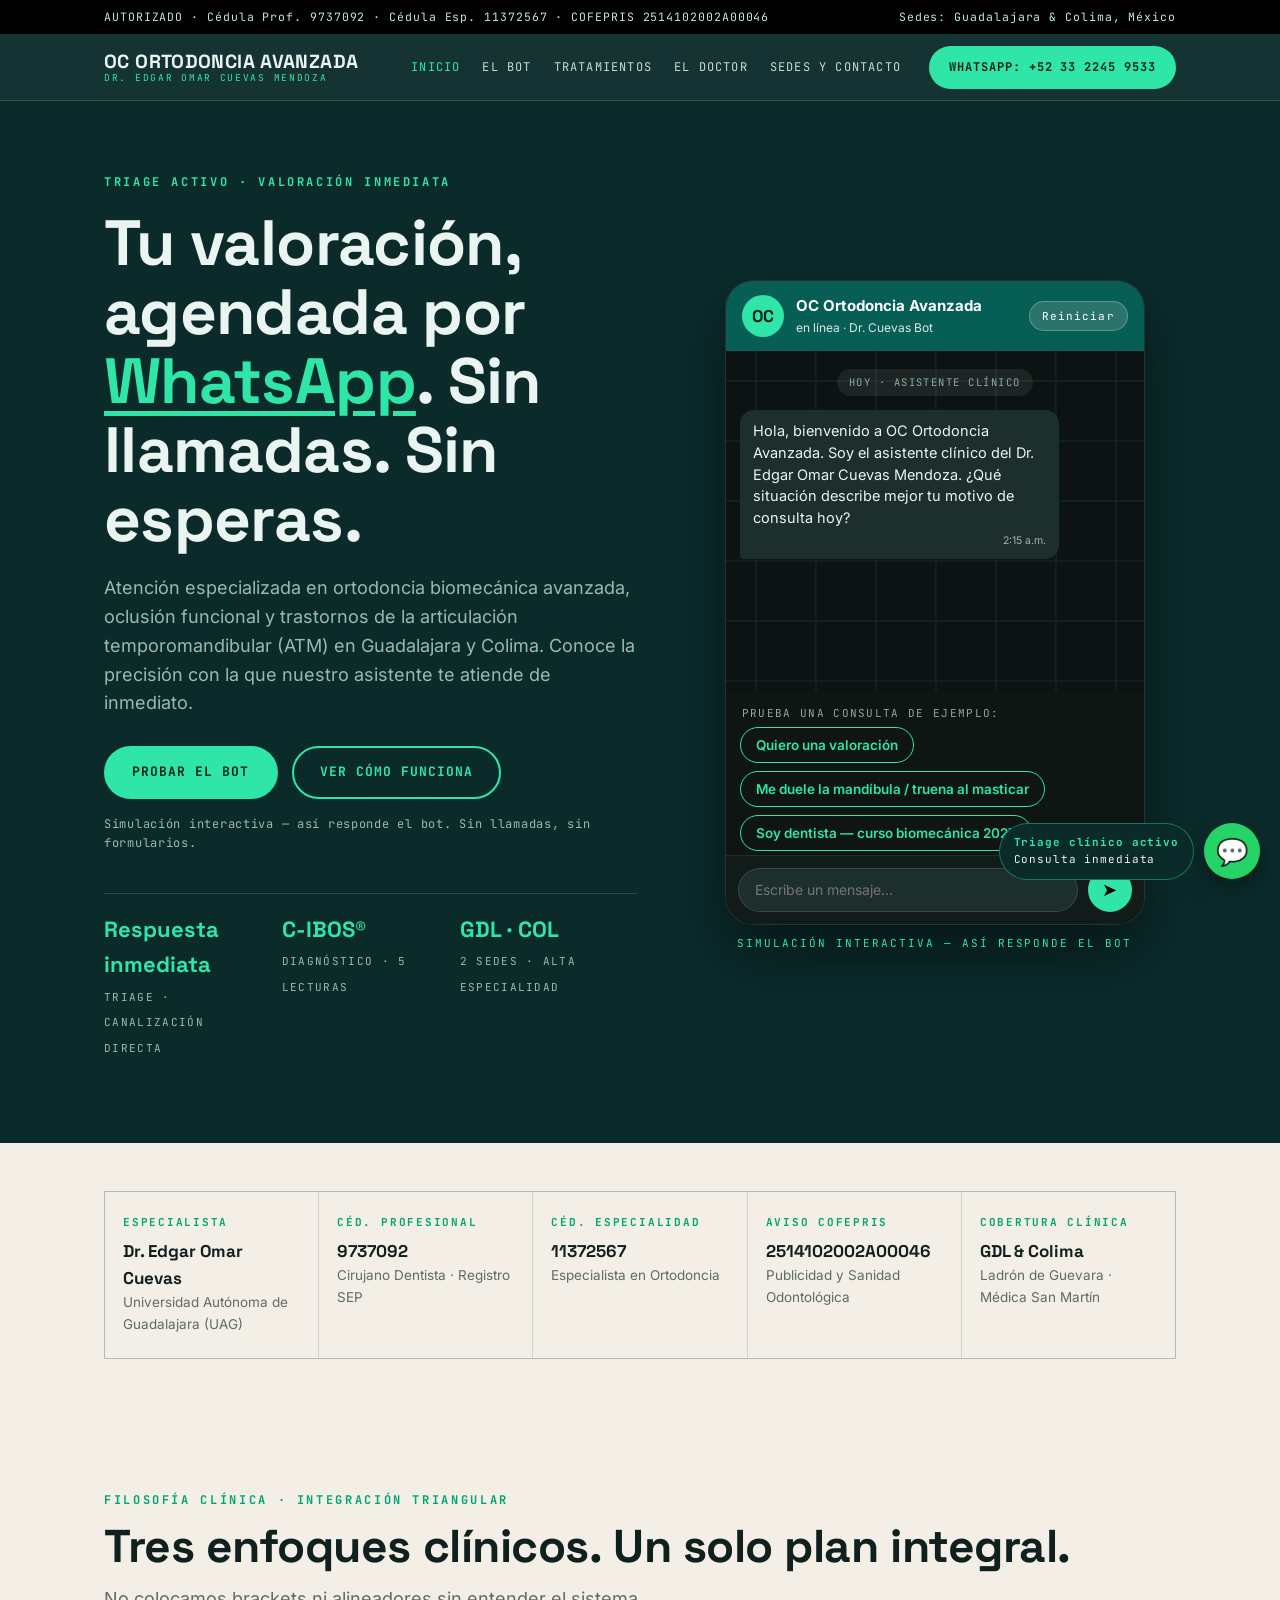
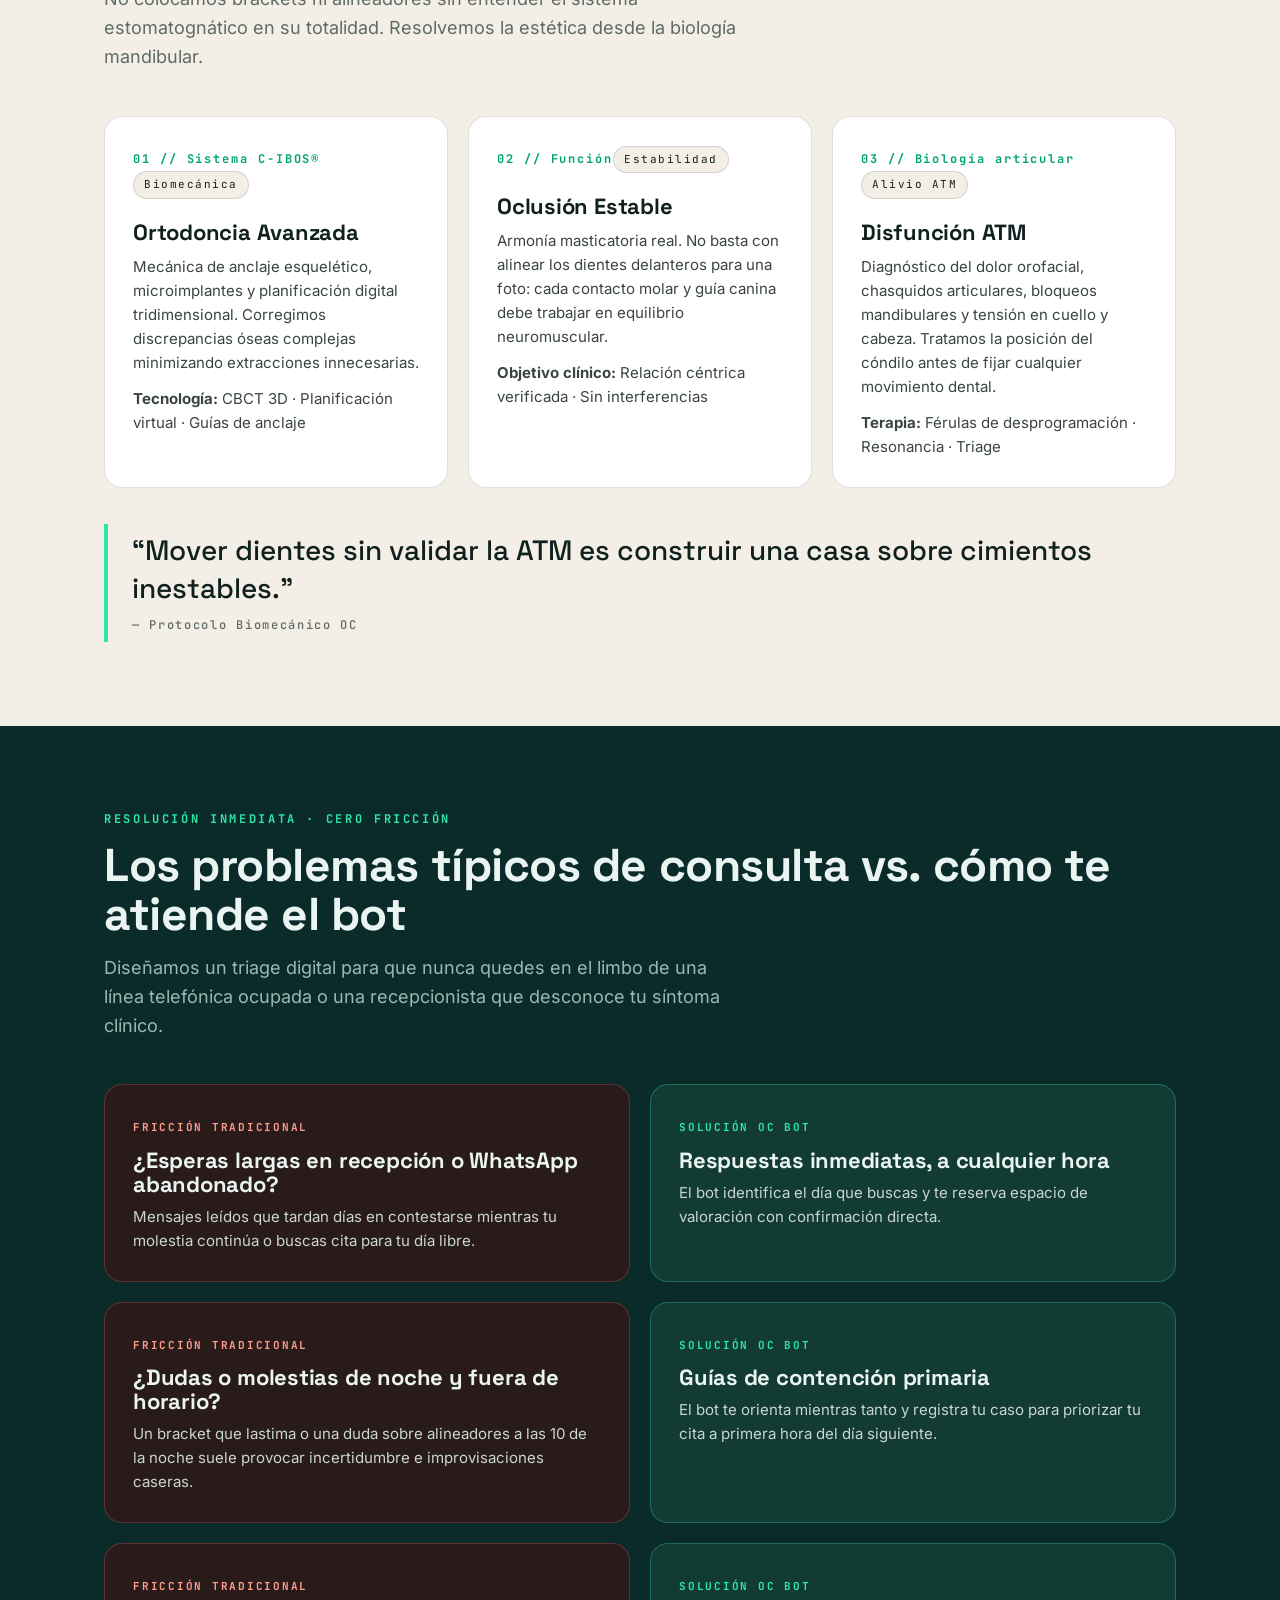
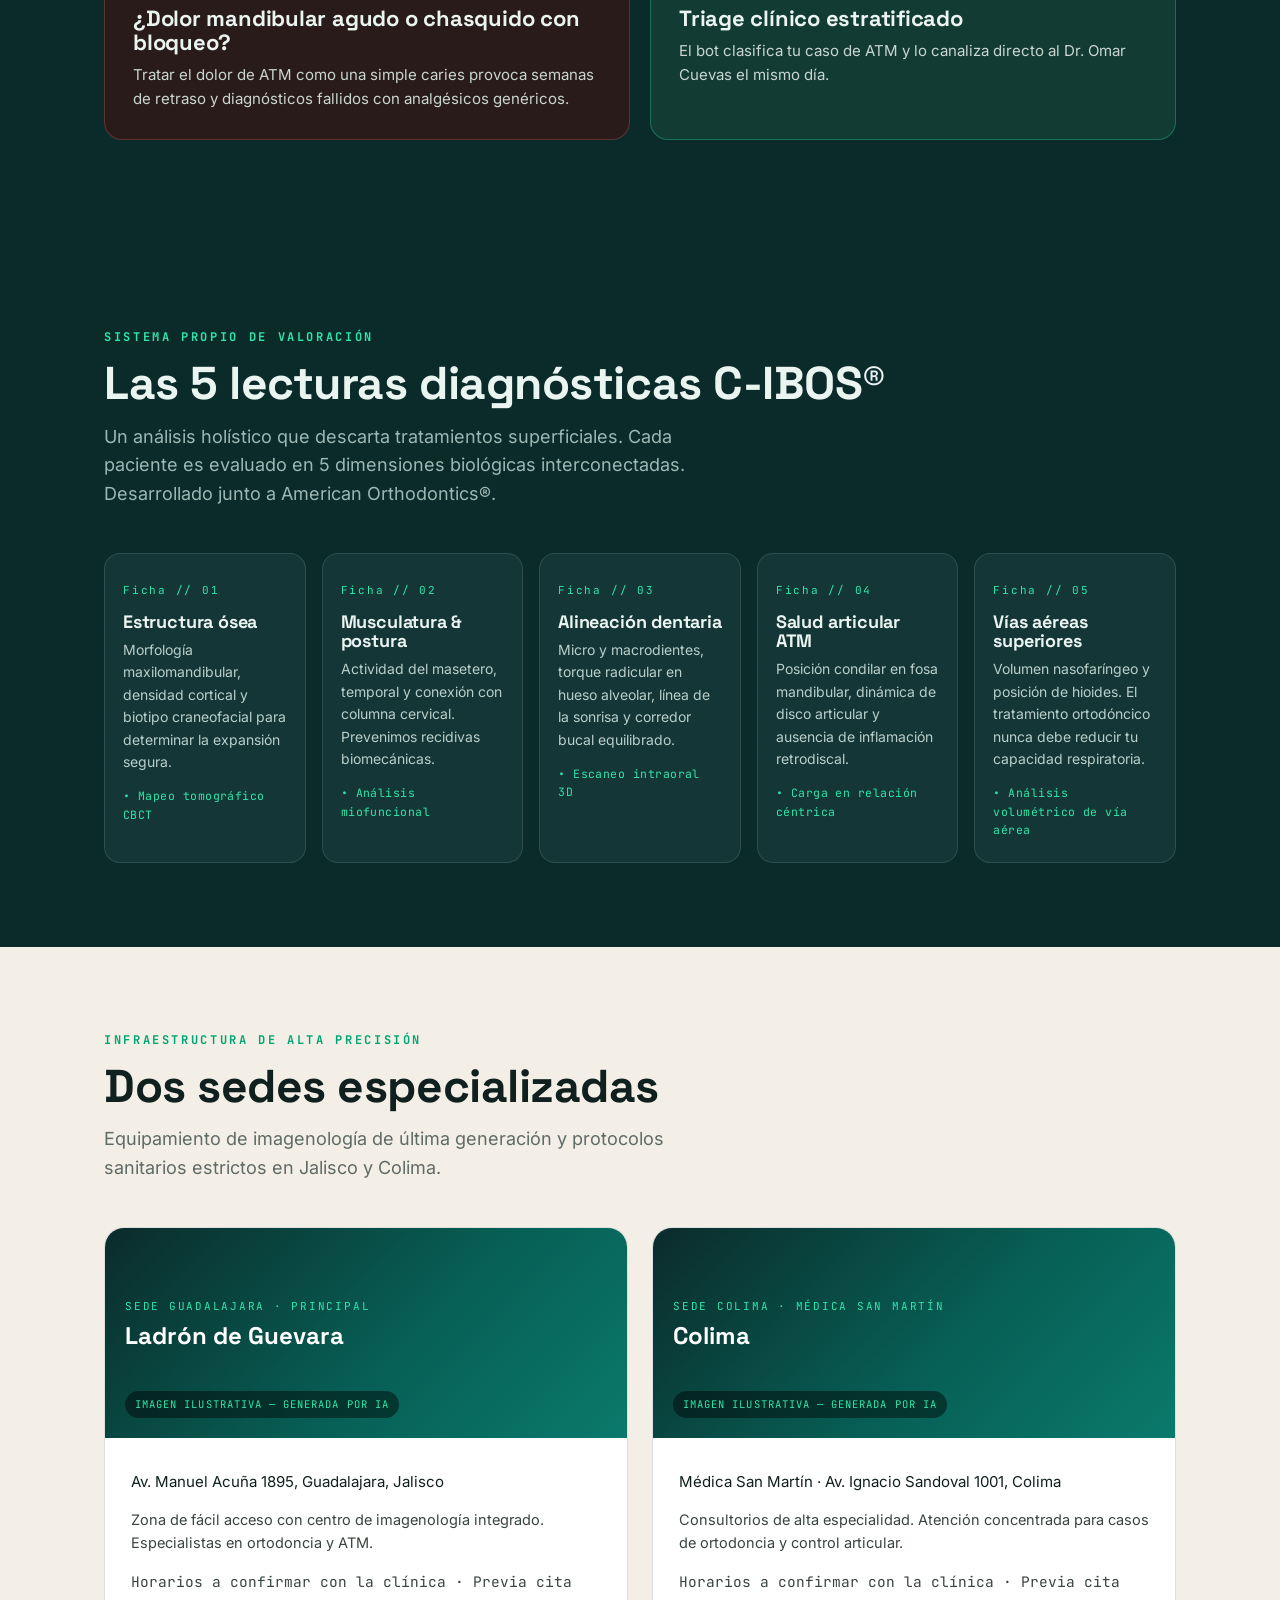
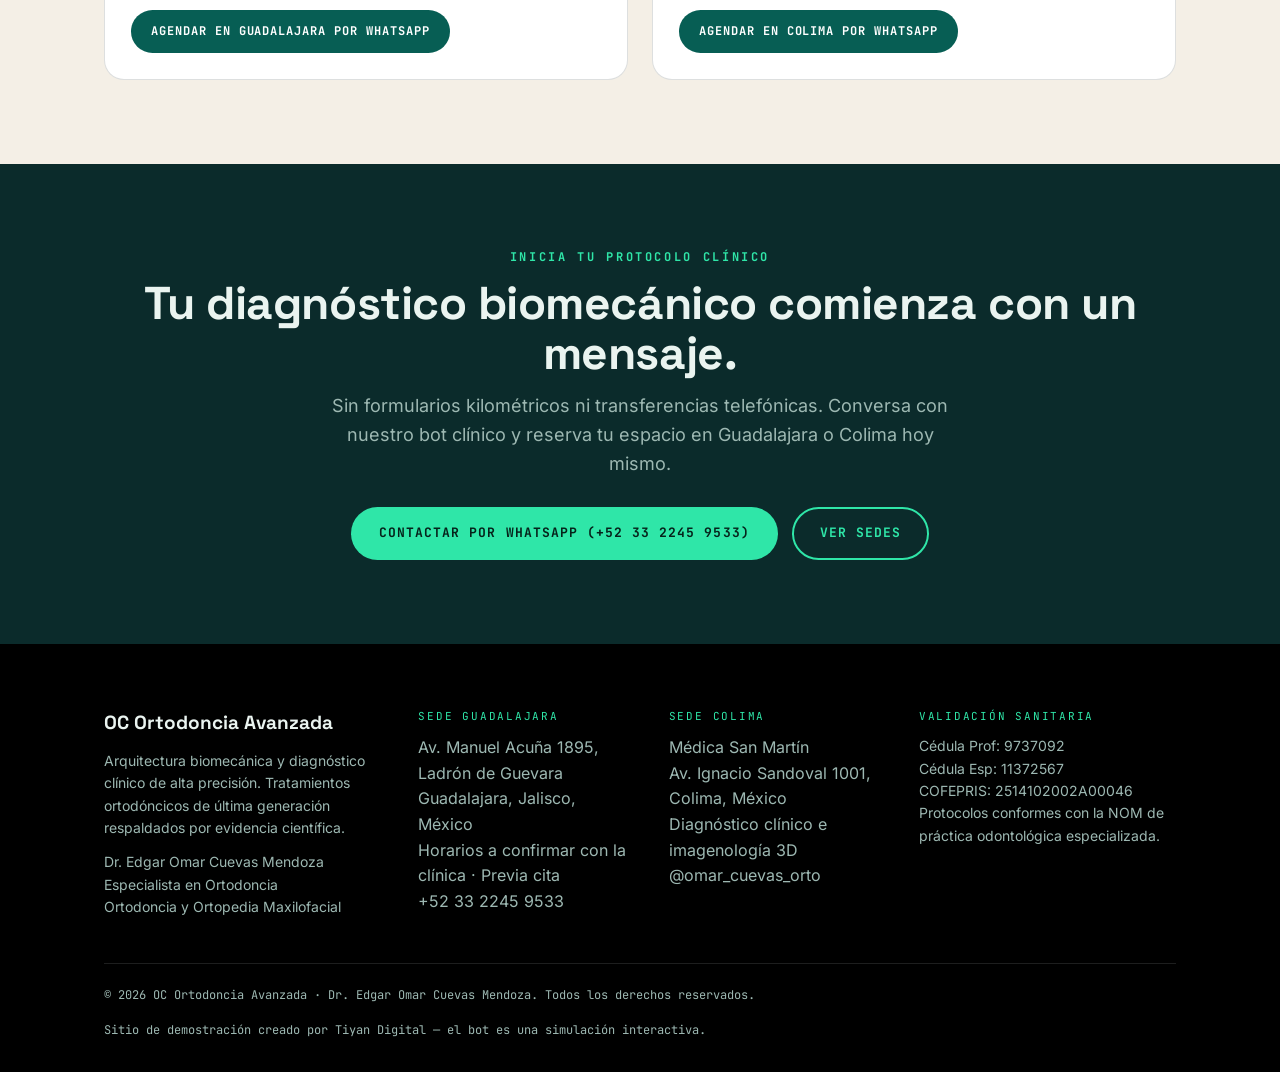
<file: index.html>
<!DOCTYPE html>
<html lang="es-MX">
<head>
<meta charset="UTF-8">
<meta name="viewport" content="width=device-width, initial-scale=1.0">
<title>OC Ortodoncia Avanzada — Tu valoración, agendada por WhatsApp</title>
<meta name="description" content="Ortodoncia avanzada, oclusión y ATM en Guadalajara y Colima. Agenda tu valoración por WhatsApp con el asistente clínico del Dr. Edgar Omar Cuevas Mendoza.">
<link rel="stylesheet" href="style.css">
</head>
<body>
<div class="ticker"><div class="wrap"><span>AUTORIZADO · Cédula Prof. 9737092 · Cédula Esp. 11372567 · COFEPRIS 2514102002A00046</span><span>Sedes: Guadalajara &amp; Colima, México</span></div></div>
<header class="topbar"><div class="wrap">
  <a class="brand" href="index.html">OC ORTODONCIA AVANZADA<small>DR. EDGAR OMAR CUEVAS MENDOZA</small></a>
  <nav class="mainnav">
    <a href="index.html" class="active">Inicio</a>
    <a href="el-bot.html">El Bot</a>
    <a href="tratamientos.html">Tratamientos</a>
    <a href="doctor.html">El Doctor</a>
    <a href="sedes.html">Sedes y Contacto</a>
  </nav>
  <a class="btn btn-mint btn-sm" href="https://wa.me/523322459533" target="_blank" rel="noopener">WhatsApp: +52 33 2245 9533</a>
</div></header>

<main>
<!-- HERO -->
<section class="dark hero"><div class="wrap"><div class="hero-grid">
  <div>
    <p class="kicker">Triage activo · Valoración inmediata</p>
    <h1>Tu valoración, agendada por <em>WhatsApp</em>. Sin llamadas. Sin esperas.</h1>
    <p class="lede">Atención especializada en ortodoncia biomecánica avanzada, oclusión funcional y trastornos de la articulación temporomandibular (ATM) en Guadalajara y Colima. Conoce la precisión con la que nuestro asistente te atiende de inmediato.</p>
    <div class="hero-ctas">
      <a class="btn btn-mint" href="#chat-hero">Probar el bot</a>
      <a class="btn btn-ghost" href="el-bot.html">Ver cómo funciona</a>
    </div>
    <p class="hero-note">Simulación interactiva — así responde el bot. Sin llamadas, sin formularios.</p>
    <div class="hero-stats">
      <div><b>Respuesta inmediata</b><span>Triage · Canalización directa</span></div>
      <div><b>C-IBOS®</b><span>Diagnóstico · 5 lecturas</span></div>
      <div><b>GDL · COL</b><span>2 sedes · Alta especialidad</span></div>
    </div>
  </div>
  <div id="chat-hero">
    <div class="phone"><div class="chat" data-chat="hero">
      <div class="chat-head">
        <div class="chat-avatar">OC</div>
        <div class="who"><b>OC Ortodoncia Avanzada</b><span>en línea · Dr. Cuevas Bot</span></div>
        <button type="button" class="chat-reset">Reiniciar</button>
      </div>
      <div class="chat-body"></div>
      <div style="padding:12px 14px 0"><div class="chip-hint"></div><div class="chips"></div></div>
      <form class="composer"><input type="text" placeholder="Escribe un mensaje..." autocomplete="off" aria-label="Escribe un mensaje"><button type="submit" aria-label="Enviar">➤</button></form>
    </div></div>
    <p class="chat-sim-label">SIMULACIÓN INTERACTIVA — ASÍ RESPONDE EL BOT</p>
  </div>
</div></div></section>

<!-- TRUST STRIP -->
<section class="light" style="padding:48px 0"><div class="wrap">
  <div class="trust">
    <div><b>Especialista</b><span>Dr. Edgar Omar Cuevas</span><p>Universidad Autónoma de Guadalajara (UAG)</p></div>
    <div><b>Céd. Profesional</b><span>9737092</span><p>Cirujano Dentista · Registro SEP</p></div>
    <div><b>Céd. Especialidad</b><span>11372567</span><p>Especialista en Ortodoncia</p></div>
    <div><b>Aviso COFEPRIS</b><span>2514102002A00046</span><p>Publicidad y Sanidad Odontológica</p></div>
    <div><b>Cobertura clínica</b><span>GDL &amp; Colima</span><p>Ladrón de Guevara · Médica San Martín</p></div>
  </div>
</div></section>

<!-- TRES ENFOQUES -->
<section class="light"><div class="wrap">
  <div class="sec-head">
    <p class="kicker">Filosofía clínica · Integración triangular</p>
    <h2>Tres enfoques clínicos. Un solo plan integral.</h2>
    <p class="lede">No colocamos brackets ni alineadores sin entender el sistema estomatognático en su totalidad. Resolvemos la estética desde la biología mandibular.</p>
  </div>
  <div class="cards3">
    <article class="card"><span class="num">01 // Sistema C-IBOS®</span><span class="tag">Biomecánica</span><h3>Ortodoncia Avanzada</h3><p>Mecánica de anclaje esquelético, microimplantes y planificación digital tridimensional. Corregimos discrepancias óseas complejas minimizando extracciones innecesarias.</p><p style="margin-top:12px"><strong>Tecnología:</strong> CBCT 3D · Planificación virtual · Guías de anclaje</p></article>
    <article class="card"><span class="num">02 // Función</span><span class="tag">Estabilidad</span><h3>Oclusión Estable</h3><p>Armonía masticatoria real. No basta con alinear los dientes delanteros para una foto: cada contacto molar y guía canina debe trabajar en equilibrio neuromuscular.</p><p style="margin-top:12px"><strong>Objetivo clínico:</strong> Relación céntrica verificada · Sin interferencias</p></article>
    <article class="card"><span class="num">03 // Biología articular</span><span class="tag">Alivio ATM</span><h3>Disfunción ATM</h3><p>Diagnóstico del dolor orofacial, chasquidos articulares, bloqueos mandibulares y tensión en cuello y cabeza. Tratamos la posición del cóndilo antes de fijar cualquier movimiento dental.</p><p style="margin-top:12px"><strong>Terapia:</strong> Férulas de desprogramación · Resonancia · Triage</p></article>
  </div>
  <p class="quote">“Mover dientes sin validar la ATM es construir una casa sobre cimientos inestables.”<span>— Protocolo Biomecánico OC</span></p>
</div></section>

<!-- PROBLEMA VS BOT -->
<section class="dark"><div class="wrap">
  <div class="sec-head">
    <p class="kicker">Resolución inmediata · Cero fricción</p>
    <h2>Los problemas típicos de consulta vs. cómo te atiende el bot</h2>
    <p class="lede">Diseñamos un triage digital para que nunca quedes en el limbo de una línea telefónica ocupada o una recepcionista que desconoce tu síntoma clínico.</p>
  </div>
  <div class="pain-row">
    <div class="pain bad"><b>Fricción tradicional</b><h3>¿Esperas largas en recepción o WhatsApp abandonado?</h3><p>Mensajes leídos que tardan días en contestarse mientras tu molestia continúa o buscas cita para tu día libre.</p></div>
    <div class="pain good"><b>Solución OC Bot</b><h3>Respuestas inmediatas, a cualquier hora</h3><p>El bot identifica el día que buscas y te reserva espacio de valoración con confirmación directa.</p></div>
  </div>
  <div class="pain-row">
    <div class="pain bad"><b>Fricción tradicional</b><h3>¿Dudas o molestias de noche y fuera de horario?</h3><p>Un bracket que lastima o una duda sobre alineadores a las 10 de la noche suele provocar incertidumbre e improvisaciones caseras.</p></div>
    <div class="pain good"><b>Solución OC Bot</b><h3>Guías de contención primaria</h3><p>El bot te orienta mientras tanto y registra tu caso para priorizar tu cita a primera hora del día siguiente.</p></div>
  </div>
  <div class="pain-row">
    <div class="pain bad"><b>Fricción tradicional</b><h3>¿Dolor mandibular agudo o chasquido con bloqueo?</h3><p>Tratar el dolor de ATM como una simple caries provoca semanas de retraso y diagnósticos fallidos con analgésicos genéricos.</p></div>
    <div class="pain good"><b>Solución OC Bot</b><h3>Triage clínico estratificado</h3><p>El bot clasifica tu caso de ATM y lo canaliza directo al Dr. Omar Cuevas el mismo día.</p></div>
  </div>
</div></section>

<!-- 5 LECTURAS -->
<section class="dark"><div class="wrap">
  <div class="sec-head">
    <p class="kicker">Sistema propio de valoración</p>
    <h2>Las 5 lecturas diagnósticas C-IBOS®</h2>
    <p class="lede">Un análisis holístico que descarta tratamientos superficiales. Cada paciente es evaluado en 5 dimensiones biológicas interconectadas. Desarrollado junto a American Orthodontics®.</p>
  </div>
  <div class="fichas">
    <article class="ficha"><span class="num">Ficha // 01</span><h3>Estructura ósea</h3><p>Morfología maxilomandibular, densidad cortical y biotipo craneofacial para determinar la expansión segura.</p><p class="method">• Mapeo tomográfico CBCT</p></article>
    <article class="ficha"><span class="num">Ficha // 02</span><h3>Musculatura &amp; postura</h3><p>Actividad del masetero, temporal y conexión con columna cervical. Prevenimos recidivas biomecánicas.</p><p class="method">• Análisis miofuncional</p></article>
    <article class="ficha"><span class="num">Ficha // 03</span><h3>Alineación dentaria</h3><p>Micro y macrodientes, torque radicular en hueso alveolar, línea de la sonrisa y corredor bucal equilibrado.</p><p class="method">• Escaneo intraoral 3D</p></article>
    <article class="ficha"><span class="num">Ficha // 04</span><h3>Salud articular ATM</h3><p>Posición condilar en fosa mandibular, dinámica de disco articular y ausencia de inflamación retrodiscal.</p><p class="method">• Carga en relación céntrica</p></article>
    <article class="ficha"><span class="num">Ficha // 05</span><h3>Vías aéreas superiores</h3><p>Volumen nasofaríngeo y posición de hioides. El tratamiento ortodóncico nunca debe reducir tu capacidad respiratoria.</p><p class="method">• Análisis volumétrico de vía aérea</p></article>
  </div>
</div></section>

<!-- SEDES PREVIEW -->
<section class="light"><div class="wrap">
  <div class="sec-head">
    <p class="kicker">Infraestructura de alta precisión</p>
    <h2>Dos sedes especializadas</h2>
    <p class="lede">Equipamiento de imagenología de última generación y protocolos sanitarios estrictos en Jalisco y Colima.</p>
  </div>
  <div class="sede-grid">
    <article class="sede-card">
      <div class="sede-img"><div><span>Sede Guadalajara · Principal</span><b>Ladrón de Guevara</b><br><span class="ai-label">Imagen ilustrativa — generada por IA</span></div></div>
      <div class="sede-body">
        <address>Av. Manuel Acuña 1895, Guadalajara, Jalisco</address>
        <p>Zona de fácil acceso con centro de imagenología integrado. Especialistas en ortodoncia y ATM.</p>
        <p class="hours-note">Horarios a confirmar con la clínica · Previa cita</p>
        <a class="btn btn-wa btn-sm" href="https://wa.me/523322459533?text=Hola%20OC%20Ortodoncia%20Avanzada%2C%20quiero%20agendar%20una%20valoraci%C3%B3n%20en%20Guadalajara." target="_blank" rel="noopener">Agendar en Guadalajara por WhatsApp</a>
      </div>
    </article>
    <article class="sede-card">
      <div class="sede-img"><div><span>Sede Colima · Médica San Martín</span><b>Colima</b><br><span class="ai-label">Imagen ilustrativa — generada por IA</span></div></div>
      <div class="sede-body">
        <address>Médica San Martín · Av. Ignacio Sandoval 1001, Colima</address>
        <p>Consultorios de alta especialidad. Atención concentrada para casos de ortodoncia y control articular.</p>
        <p class="hours-note">Horarios a confirmar con la clínica · Previa cita</p>
        <a class="btn btn-wa btn-sm" href="https://wa.me/523322459533?text=Hola%20OC%20Ortodoncia%20Avanzada%2C%20quiero%20agendar%20una%20valoraci%C3%B3n%20en%20Colima." target="_blank" rel="noopener">Agendar en Colima por WhatsApp</a>
      </div>
    </article>
  </div>
</div></section>

<!-- CTA -->
<section class="dark cta-band"><div class="wrap">
  <p class="kicker">Inicia tu protocolo clínico</p>
  <h2>Tu diagnóstico biomecánico comienza con un mensaje.</h2>
  <p class="lede">Sin formularios kilométricos ni transferencias telefónicas. Conversa con nuestro bot clínico y reserva tu espacio en Guadalajara o Colima hoy mismo.</p>
  <div class="btns"><a class="btn btn-mint" href="https://wa.me/523322459533" target="_blank" rel="noopener">Contactar por WhatsApp (+52 33 2245 9533)</a><a class="btn btn-ghost" href="sedes.html">Ver sedes</a></div>
</div></section>
</main>

<a class="fab" href="https://wa.me/523322459533" target="_blank" rel="noopener"><span class="lbl"><b>Triage clínico activo</b>Consulta inmediata</span><span class="dot">💬</span></a>

<footer><div class="wrap">
  <div class="f-grid">
    <div><h4>OC Ortodoncia Avanzada</h4><p>Arquitectura biomecánica y diagnóstico clínico de alta precisión. Tratamientos ortodóncicos de última generación respaldados por evidencia científica.</p><p style="margin-top:12px">Dr. Edgar Omar Cuevas Mendoza<br>Especialista en Ortodoncia<br>Ortodoncia y Ortopedia Maxilofacial</p></div>
    <div><span class="f-k">Sede Guadalajara</span><address>Av. Manuel Acuña 1895, Ladrón de Guevara<br>Guadalajara, Jalisco, México<br>Horarios a confirmar con la clínica · Previa cita<br>+52 33 2245 9533</address></div>
    <div><span class="f-k">Sede Colima</span><address>Médica San Martín<br>Av. Ignacio Sandoval 1001, Colima, México<br>Diagnóstico clínico e imagenología 3D<br>@omar_cuevas_orto</address></div>
    <div><span class="f-k">Validación sanitaria</span><p>Cédula Prof: 9737092<br>Cédula Esp: 11372567<br>COFEPRIS: 2514102002A00046<br>Protocolos conformes con la NOM de práctica odontológica especializada.</p></div>
  </div>
  <div class="f-bottom"><span>© <span class="year">2026</span> OC Ortodoncia Avanzada · Dr. Edgar Omar Cuevas Mendoza. Todos los derechos reservados.</span><span>Sitio de demostración creado por Tiyan Digital — el bot es una simulación interactiva.</span></div>
</div></footer>
<script src="app.js"></script>
</body>
</html>
</file>
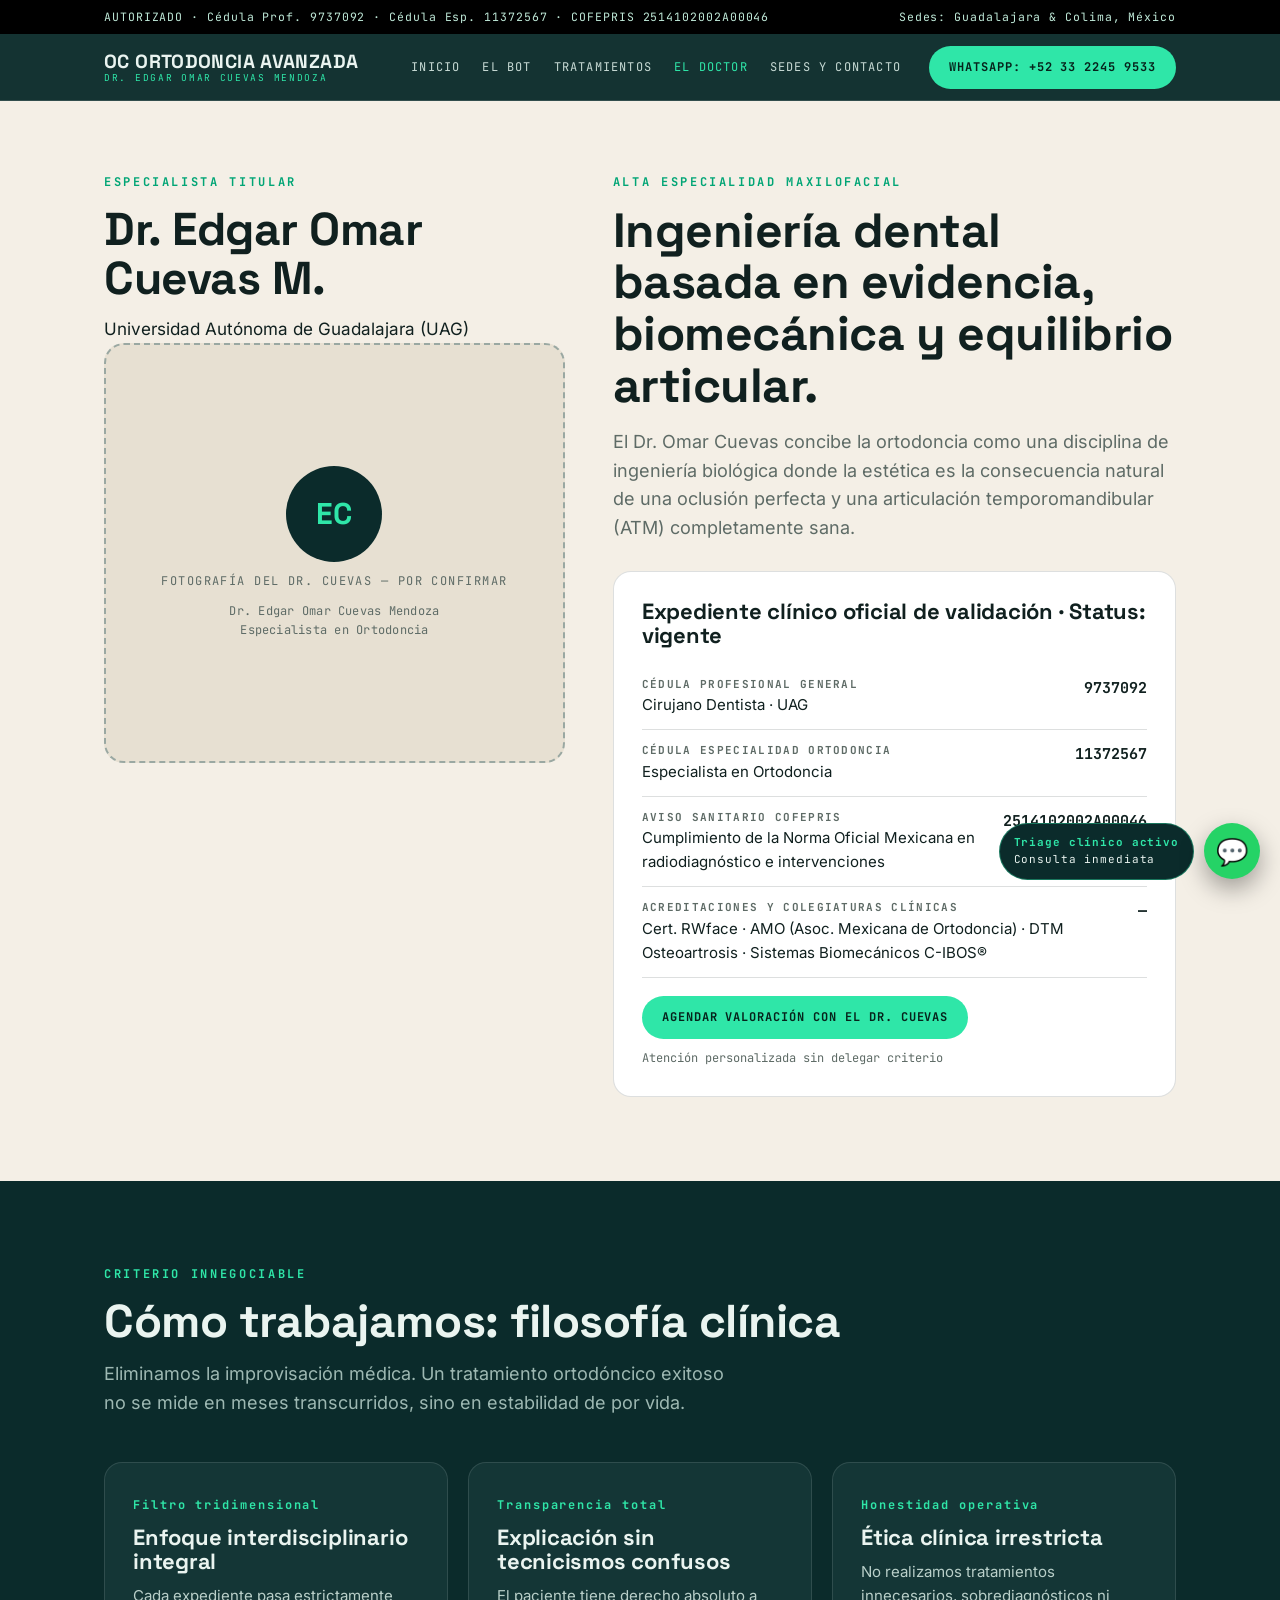
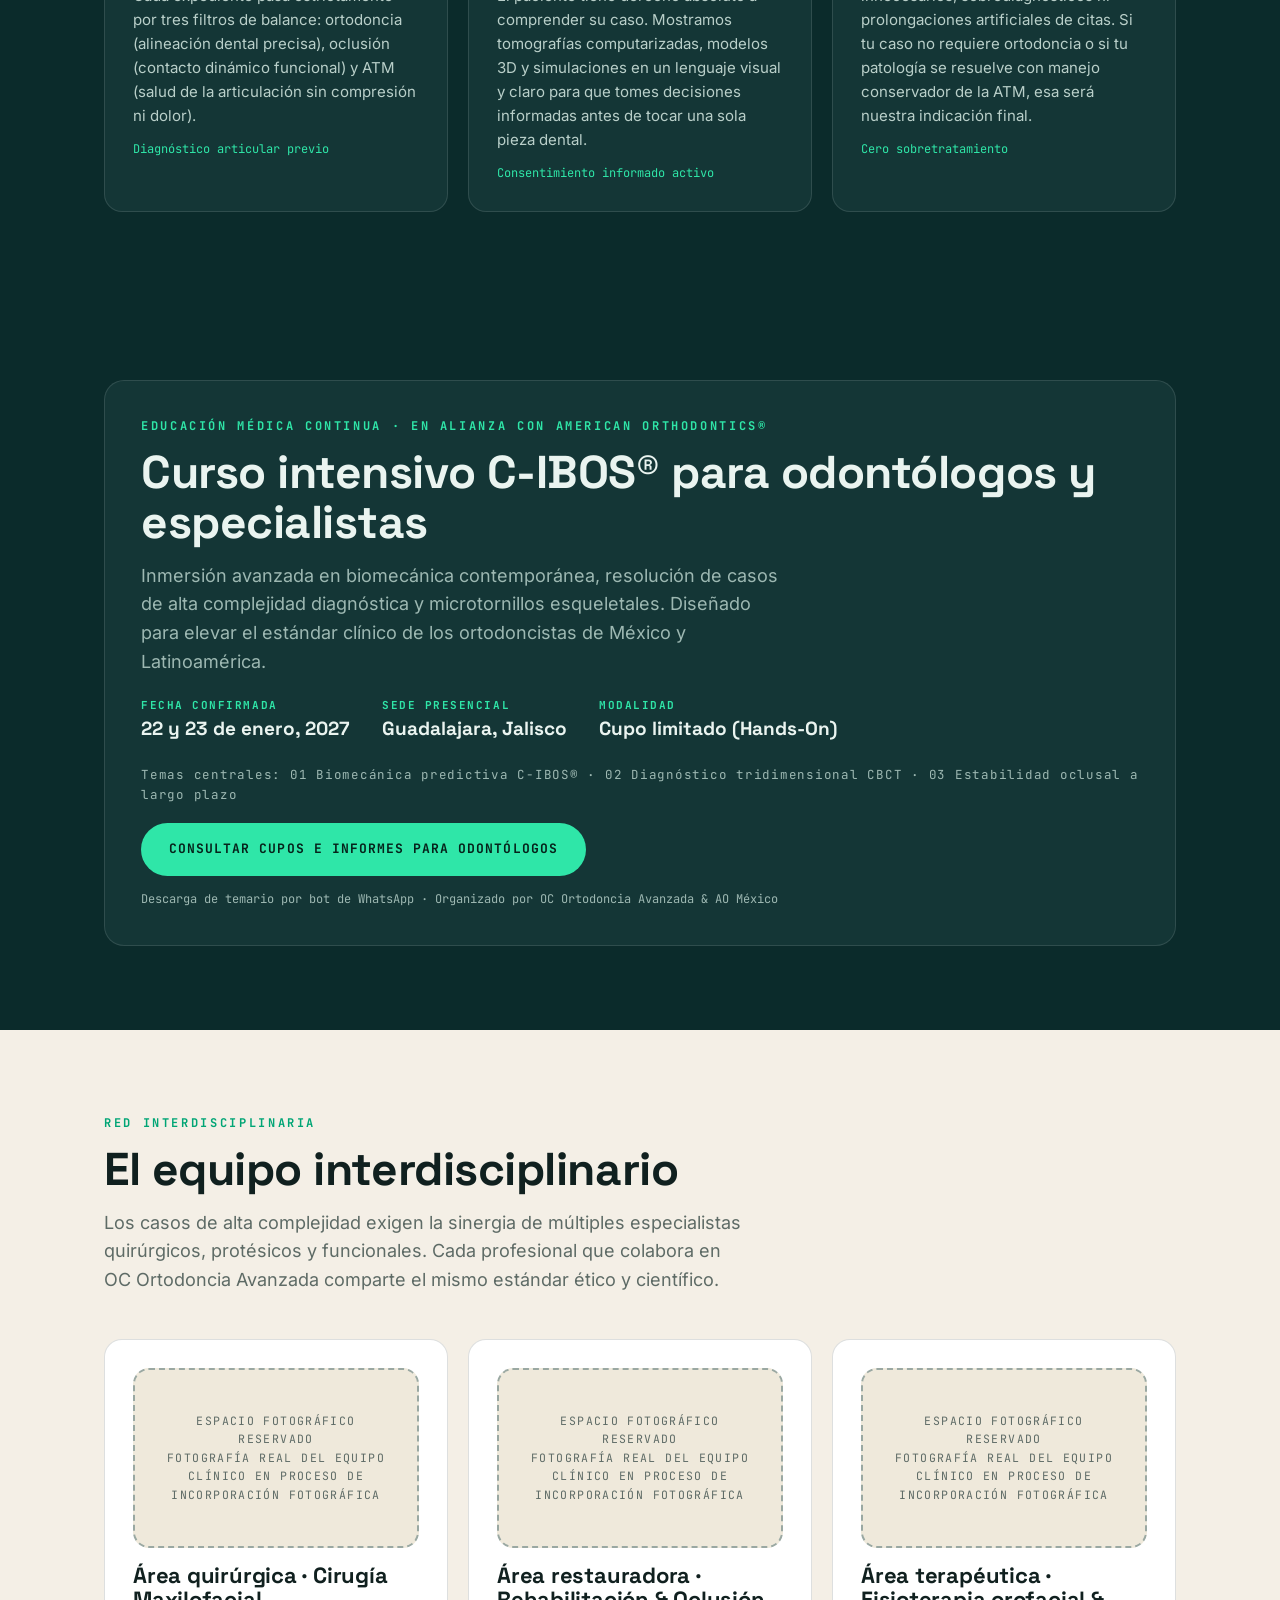
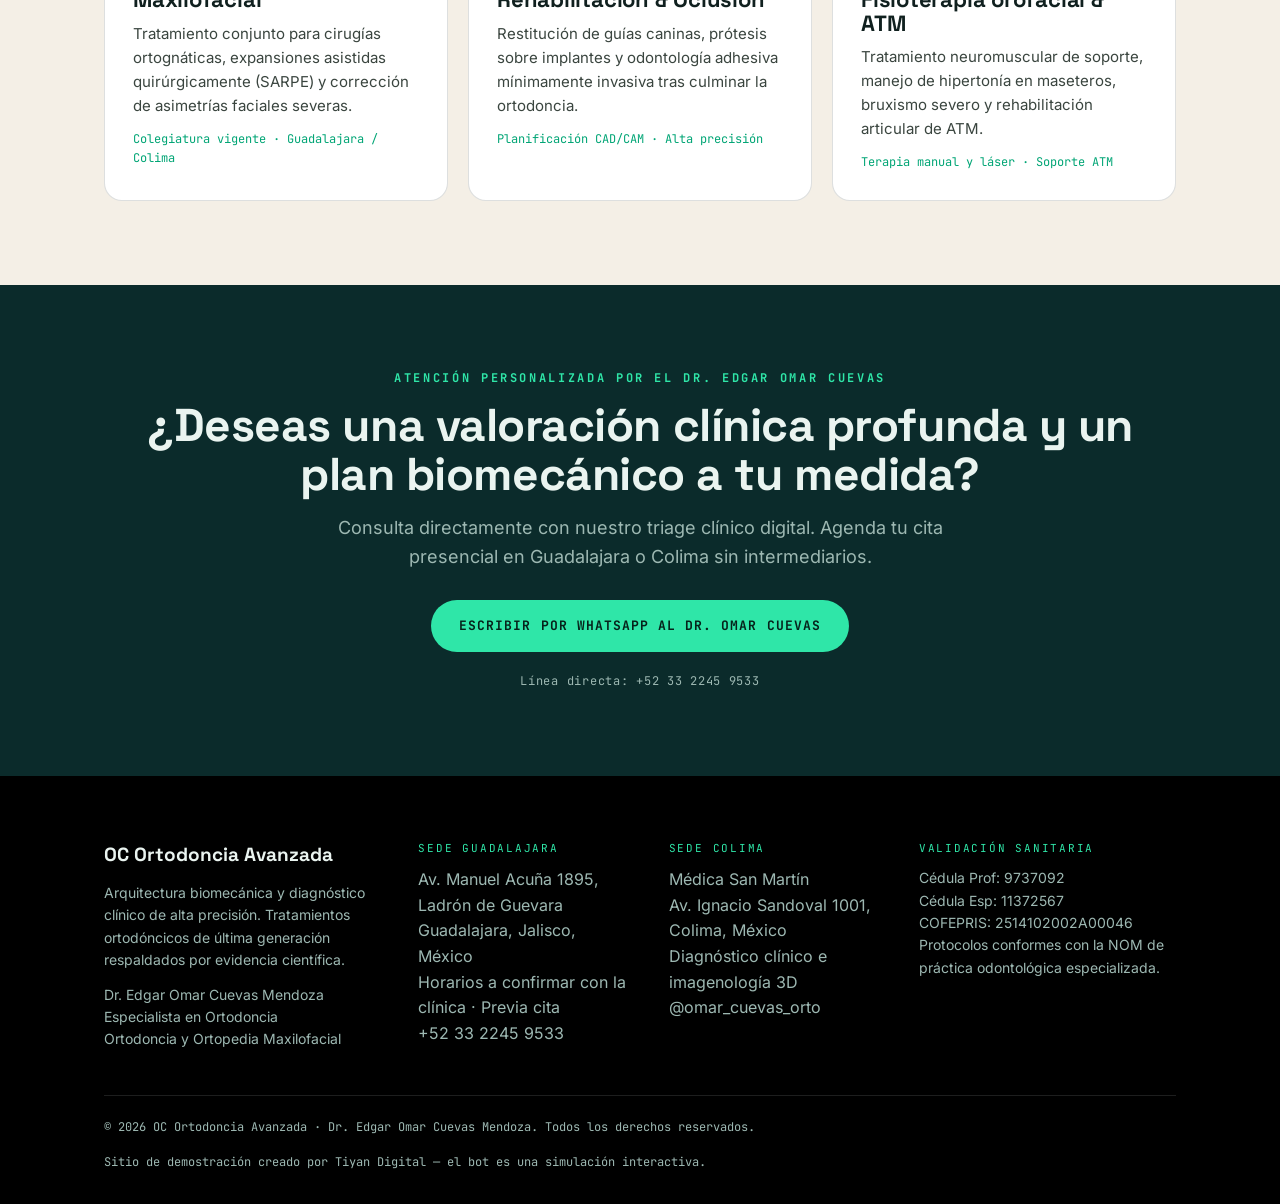
<file: doctor.html>
<!DOCTYPE html>
<html lang="es-MX">
<head>
<meta charset="UTF-8">
<meta name="viewport" content="width=device-width, initial-scale=1.0">
<title>El Doctor y el Equipo — OC Ortodoncia Avanzada</title>
<meta name="description" content="Dr. Edgar Omar Cuevas Mendoza, Especialista en Ortodoncia (UAG). Cédulas 9737092 y 11372567, aviso COFEPRIS 2514102002A00046.">
<link rel="stylesheet" href="style.css">
</head>
<body>
<div class="ticker"><div class="wrap"><span>AUTORIZADO · Cédula Prof. 9737092 · Cédula Esp. 11372567 · COFEPRIS 2514102002A00046</span><span>Sedes: Guadalajara &amp; Colima, México</span></div></div>
<header class="topbar"><div class="wrap">
  <a class="brand" href="index.html">OC ORTODONCIA AVANZADA<small>DR. EDGAR OMAR CUEVAS MENDOZA</small></a>
  <nav class="mainnav">
    <a href="index.html">Inicio</a>
    <a href="el-bot.html">El Bot</a>
    <a href="tratamientos.html">Tratamientos</a>
    <a href="doctor.html" class="active">El Doctor</a>
    <a href="sedes.html">Sedes y Contacto</a>
  </nav>
  <a class="btn btn-mint btn-sm" href="https://wa.me/523322459533" target="_blank" rel="noopener">WhatsApp: +52 33 2245 9533</a>
</div></header>

<main>
<!-- HERO -->
<section class="light hero"><div class="wrap"><div class="doc-grid">
  <div>
    <p class="kicker">Especialista titular</p>
    <h2 style="margin:12px 0">Dr. Edgar Omar Cuevas M.</h2>
    <p style="font-size:17px">Universidad Autónoma de Guadalajara (UAG)</p>
    <div class="photo-ph">
      <div class="mono">EC</div>
      <p>Fotografía del Dr. Cuevas — por confirmar</p>
      <p style="letter-spacing:.02em;text-transform:none">Dr. Edgar Omar Cuevas Mendoza<br>Especialista en Ortodoncia</p>
    </div>
  </div>
  <div>
    <p class="kicker">Alta especialidad maxilofacial</p>
    <h1 style="font-size:clamp(32px,4vw,48px);margin:12px 0 16px">Ingeniería dental basada en evidencia, biomecánica y equilibrio articular.</h1>
    <p class="lede">El Dr. Omar Cuevas concibe la ortodoncia como una disciplina de ingeniería biológica donde la estética es la consecuencia natural de una oclusión perfecta y una articulación temporomandibular (ATM) completamente sana.</p>
    <div class="cred-card">
      <h3>Expediente clínico oficial de validación · Status: vigente</h3>
      <div class="cred-row"><div><b>Cédula profesional general</b>Cirujano Dentista · UAG</div><span>9737092</span></div>
      <div class="cred-row"><div><b>Cédula especialidad ortodoncia</b>Especialista en Ortodoncia</div><span>11372567</span></div>
      <div class="cred-row"><div><b>Aviso sanitario COFEPRIS</b>Cumplimiento de la Norma Oficial Mexicana en radiodiagnóstico e intervenciones</div><span>2514102002A00046</span></div>
      <div class="cred-row"><div><b>Acreditaciones y colegiaturas clínicas</b>Cert. RWface · AMO (Asoc. Mexicana de Ortodoncia) · DTM Osteoartrosis · Sistemas Biomecánicos C-IBOS®</div><span>—</span></div>
      <p style="margin-top:18px"><a class="btn btn-mint btn-sm" href="https://wa.me/523322459533?text=Hola%20OC%20Ortodoncia%20Avanzada%2C%20quiero%20agendar%20una%20valoraci%C3%B3n%20con%20el%20Dr.%20Cuevas." target="_blank" rel="noopener">Agendar valoración con el Dr. Cuevas</a></p>
      <p style="margin-top:10px;font-family:var(--mono);font-size:12px;color:var(--muted-light)">Atención personalizada sin delegar criterio</p>
    </div>
  </div>
</div></div></section>

<!-- CÓMO TRABAJAMOS -->
<section class="dark"><div class="wrap">
  <div class="sec-head">
    <p class="kicker">Criterio innegociable</p>
    <h2>Cómo trabajamos: filosofía clínica</h2>
    <p class="lede">Eliminamos la improvisación médica. Un tratamiento ortodóncico exitoso no se mide en meses transcurridos, sino en estabilidad de por vida.</p>
  </div>
  <div class="cards3">
    <article class="card dark-card"><span class="num">Filtro tridimensional</span><h3>Enfoque interdisciplinario integral</h3><p>Cada expediente pasa estrictamente por tres filtros de balance: ortodoncia (alineación dental precisa), oclusión (contacto dinámico funcional) y ATM (salud de la articulación sin compresión ni dolor).</p><p style="margin-top:12px;font-family:var(--mono);font-size:12px;color:var(--mint)">Diagnóstico articular previo</p></article>
    <article class="card dark-card"><span class="num">Transparencia total</span><h3>Explicación sin tecnicismos confusos</h3><p>El paciente tiene derecho absoluto a comprender su caso. Mostramos tomografías computarizadas, modelos 3D y simulaciones en un lenguaje visual y claro para que tomes decisiones informadas antes de tocar una sola pieza dental.</p><p style="margin-top:12px;font-family:var(--mono);font-size:12px;color:var(--mint)">Consentimiento informado activo</p></article>
    <article class="card dark-card"><span class="num">Honestidad operativa</span><h3>Ética clínica irrestricta</h3><p>No realizamos tratamientos innecesarios, sobrediagnósticos ni prolongaciones artificiales de citas. Si tu caso no requiere ortodoncia o si tu patología se resuelve con manejo conservador de la ATM, esa será nuestra indicación final.</p><p style="margin-top:12px;font-family:var(--mono);font-size:12px;color:var(--mint)">Cero sobretratamiento</p></article>
  </div>
</div></section>

<!-- CURSO -->
<section class="dark"><div class="wrap">
  <div class="course-panel">
    <p class="kicker">Educación médica continua · En alianza con American Orthodontics®</p>
    <h2 style="margin-top:12px">Curso intensivo C-IBOS® para odontólogos y especialistas</h2>
    <p class="lede" style="margin-top:14px">Inmersión avanzada en biomecánica contemporánea, resolución de casos de alta complejidad diagnóstica y microtornillos esqueletales. Diseñado para elevar el estándar clínico de los ortodoncistas de México y Latinoamérica.</p>
    <div class="meta">
      <div><b>Fecha confirmada</b><span>22 y 23 de enero, 2027</span></div>
      <div><b>Sede presencial</b><span>Guadalajara, Jalisco</span></div>
      <div><b>Modalidad</b><span>Cupo limitado (Hands-On)</span></div>
    </div>
    <p style="font-family:var(--mono);font-size:12.5px;letter-spacing:.06em;color:var(--muted-dark);margin-bottom:18px">Temas centrales: 01 Biomecánica predictiva C-IBOS® · 02 Diagnóstico tridimensional CBCT · 03 Estabilidad oclusal a largo plazo</p>
    <a class="btn btn-mint" href="index.html#chat-hero">Consultar cupos e informes para odontólogos</a>
    <p style="margin-top:14px;font-family:var(--mono);font-size:12px;color:var(--muted-dark)">Descarga de temario por bot de WhatsApp · Organizado por OC Ortodoncia Avanzada &amp; AO México</p>
  </div>
</div></section>

<!-- EQUIPO -->
<section class="light"><div class="wrap">
  <div class="sec-head">
    <p class="kicker">Red interdisciplinaria</p>
    <h2>El equipo interdisciplinario</h2>
    <p class="lede">Los casos de alta complejidad exigen la sinergia de múltiples especialistas quirúrgicos, protésicos y funcionales. Cada profesional que colabora en OC Ortodoncia Avanzada comparte el mismo estándar ético y científico.</p>
  </div>
  <div class="team-grid">
    <article class="card"><div class="team-ph">Espacio fotográfico reservado<br>Fotografía real del equipo clínico en proceso de incorporación fotográfica</div><h3 style="margin-top:16px">Área quirúrgica · Cirugía Maxilofacial</h3><p>Tratamiento conjunto para cirugías ortognáticas, expansiones asistidas quirúrgicamente (SARPE) y corrección de asimetrías faciales severas.</p><p style="margin-top:12px;font-family:var(--mono);font-size:12px;color:var(--mint-dark)">Colegiatura vigente · Guadalajara / Colima</p></article>
    <article class="card"><div class="team-ph">Espacio fotográfico reservado<br>Fotografía real del equipo clínico en proceso de incorporación fotográfica</div><h3 style="margin-top:16px">Área restauradora · Rehabilitación &amp; Oclusión</h3><p>Restitución de guías caninas, prótesis sobre implantes y odontología adhesiva mínimamente invasiva tras culminar la ortodoncia.</p><p style="margin-top:12px;font-family:var(--mono);font-size:12px;color:var(--mint-dark)">Planificación CAD/CAM · Alta precisión</p></article>
    <article class="card"><div class="team-ph">Espacio fotográfico reservado<br>Fotografía real del equipo clínico en proceso de incorporación fotográfica</div><h3 style="margin-top:16px">Área terapéutica · Fisioterapia orofacial &amp; ATM</h3><p>Tratamiento neuromuscular de soporte, manejo de hipertonía en maseteros, bruxismo severo y rehabilitación articular de ATM.</p><p style="margin-top:12px;font-family:var(--mono);font-size:12px;color:var(--mint-dark)">Terapia manual y láser · Soporte ATM</p></article>
  </div>
</div></section>

<!-- CTA -->
<section class="dark cta-band"><div class="wrap">
  <p class="kicker">Atención personalizada por el Dr. Edgar Omar Cuevas</p>
  <h2>¿Deseas una valoración clínica profunda y un plan biomecánico a tu medida?</h2>
  <p class="lede">Consulta directamente con nuestro triage clínico digital. Agenda tu cita presencial en Guadalajara o Colima sin intermediarios.</p>
  <div class="btns"><a class="btn btn-mint" href="https://wa.me/523322459533" target="_blank" rel="noopener">Escribir por WhatsApp al Dr. Omar Cuevas</a></div>
  <p class="hero-note" style="margin-top:20px">Línea directa: +52 33 2245 9533</p>
</div></section>
</main>

<a class="fab" href="https://wa.me/523322459533" target="_blank" rel="noopener"><span class="lbl"><b>Triage clínico activo</b>Consulta inmediata</span><span class="dot">💬</span></a>

<footer><div class="wrap">
  <div class="f-grid">
    <div><h4>OC Ortodoncia Avanzada</h4><p>Arquitectura biomecánica y diagnóstico clínico de alta precisión. Tratamientos ortodóncicos de última generación respaldados por evidencia científica.</p><p style="margin-top:12px">Dr. Edgar Omar Cuevas Mendoza<br>Especialista en Ortodoncia<br>Ortodoncia y Ortopedia Maxilofacial</p></div>
    <div><span class="f-k">Sede Guadalajara</span><address>Av. Manuel Acuña 1895, Ladrón de Guevara<br>Guadalajara, Jalisco, México<br>Horarios a confirmar con la clínica · Previa cita<br>+52 33 2245 9533</address></div>
    <div><span class="f-k">Sede Colima</span><address>Médica San Martín<br>Av. Ignacio Sandoval 1001, Colima, México<br>Diagnóstico clínico e imagenología 3D<br>@omar_cuevas_orto</address></div>
    <div><span class="f-k">Validación sanitaria</span><p>Cédula Prof: 9737092<br>Cédula Esp: 11372567<br>COFEPRIS: 2514102002A00046<br>Protocolos conformes con la NOM de práctica odontológica especializada.</p></div>
  </div>
  <div class="f-bottom"><span>© <span class="year">2026</span> OC Ortodoncia Avanzada · Dr. Edgar Omar Cuevas Mendoza. Todos los derechos reservados.</span><span>Sitio de demostración creado por Tiyan Digital — el bot es una simulación interactiva.</span></div>
</div></footer>
<script src="app.js"></script>
</body>
</html>
</file>
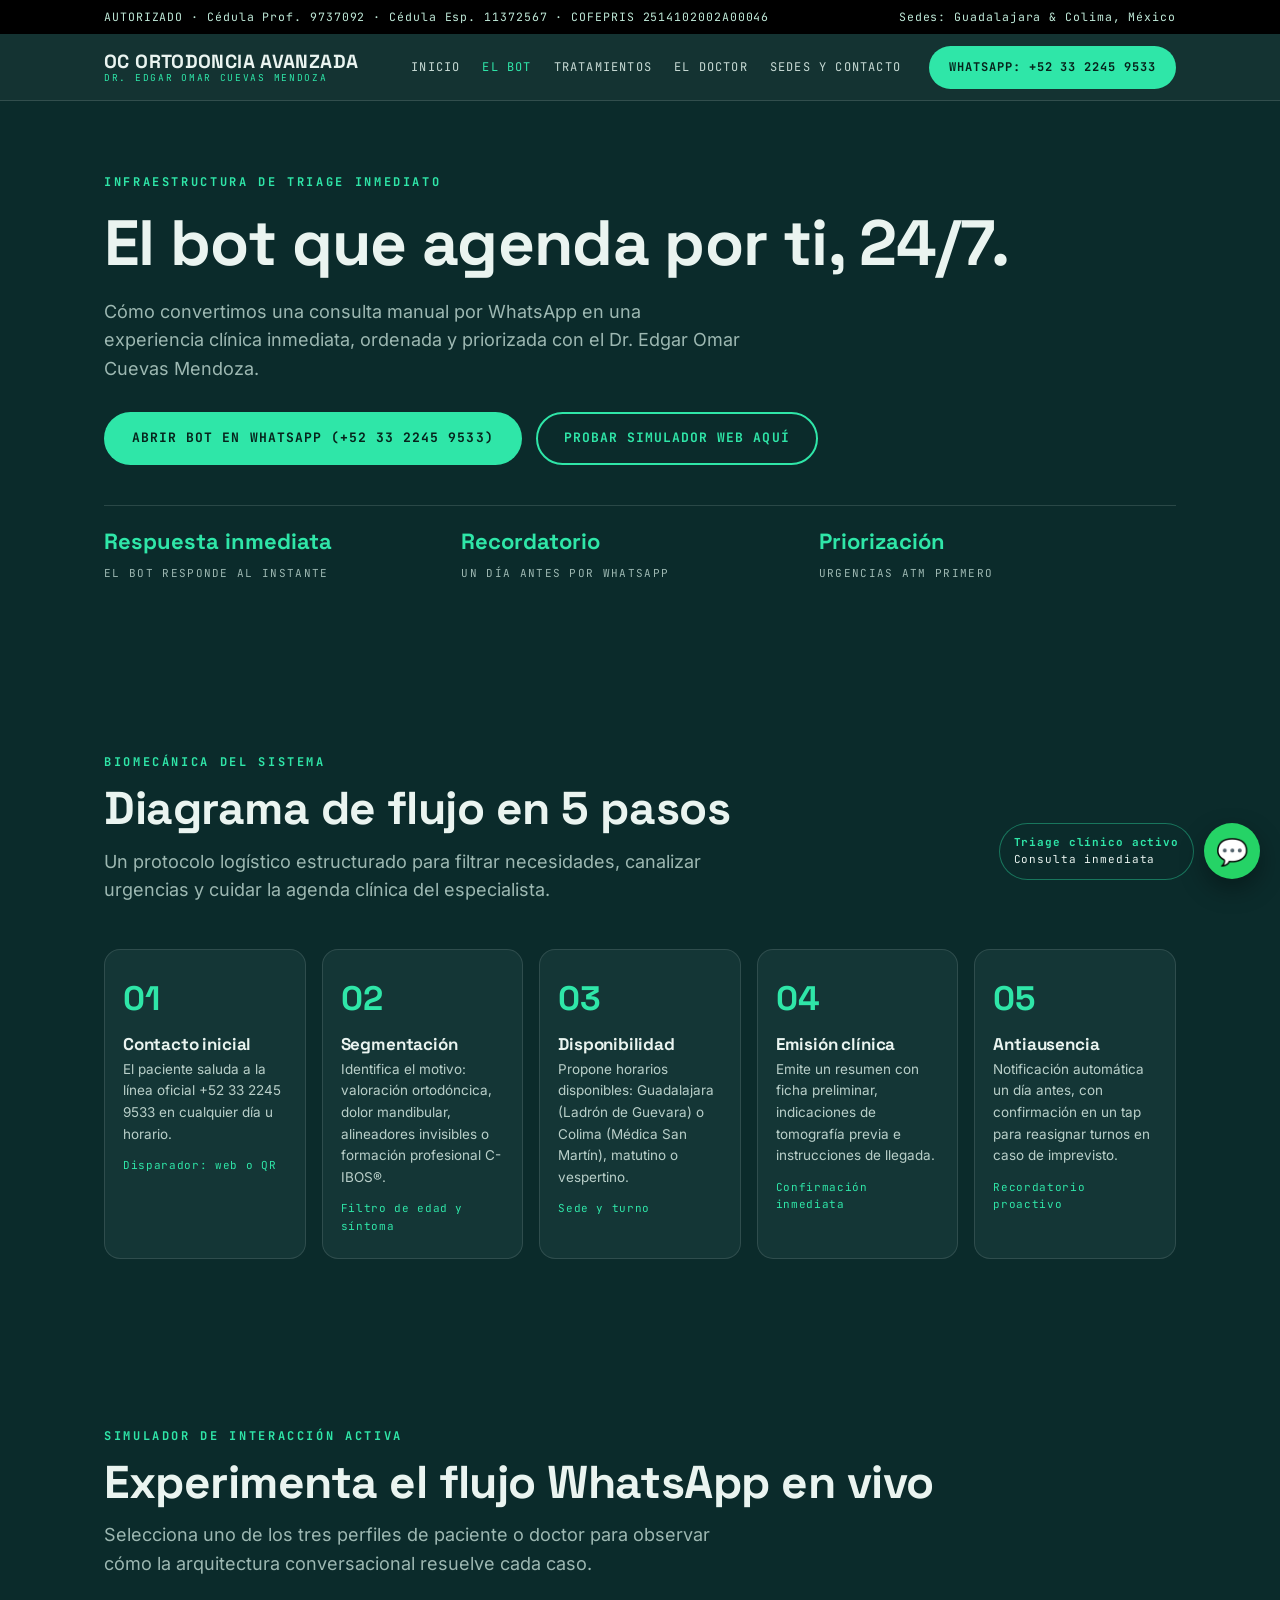
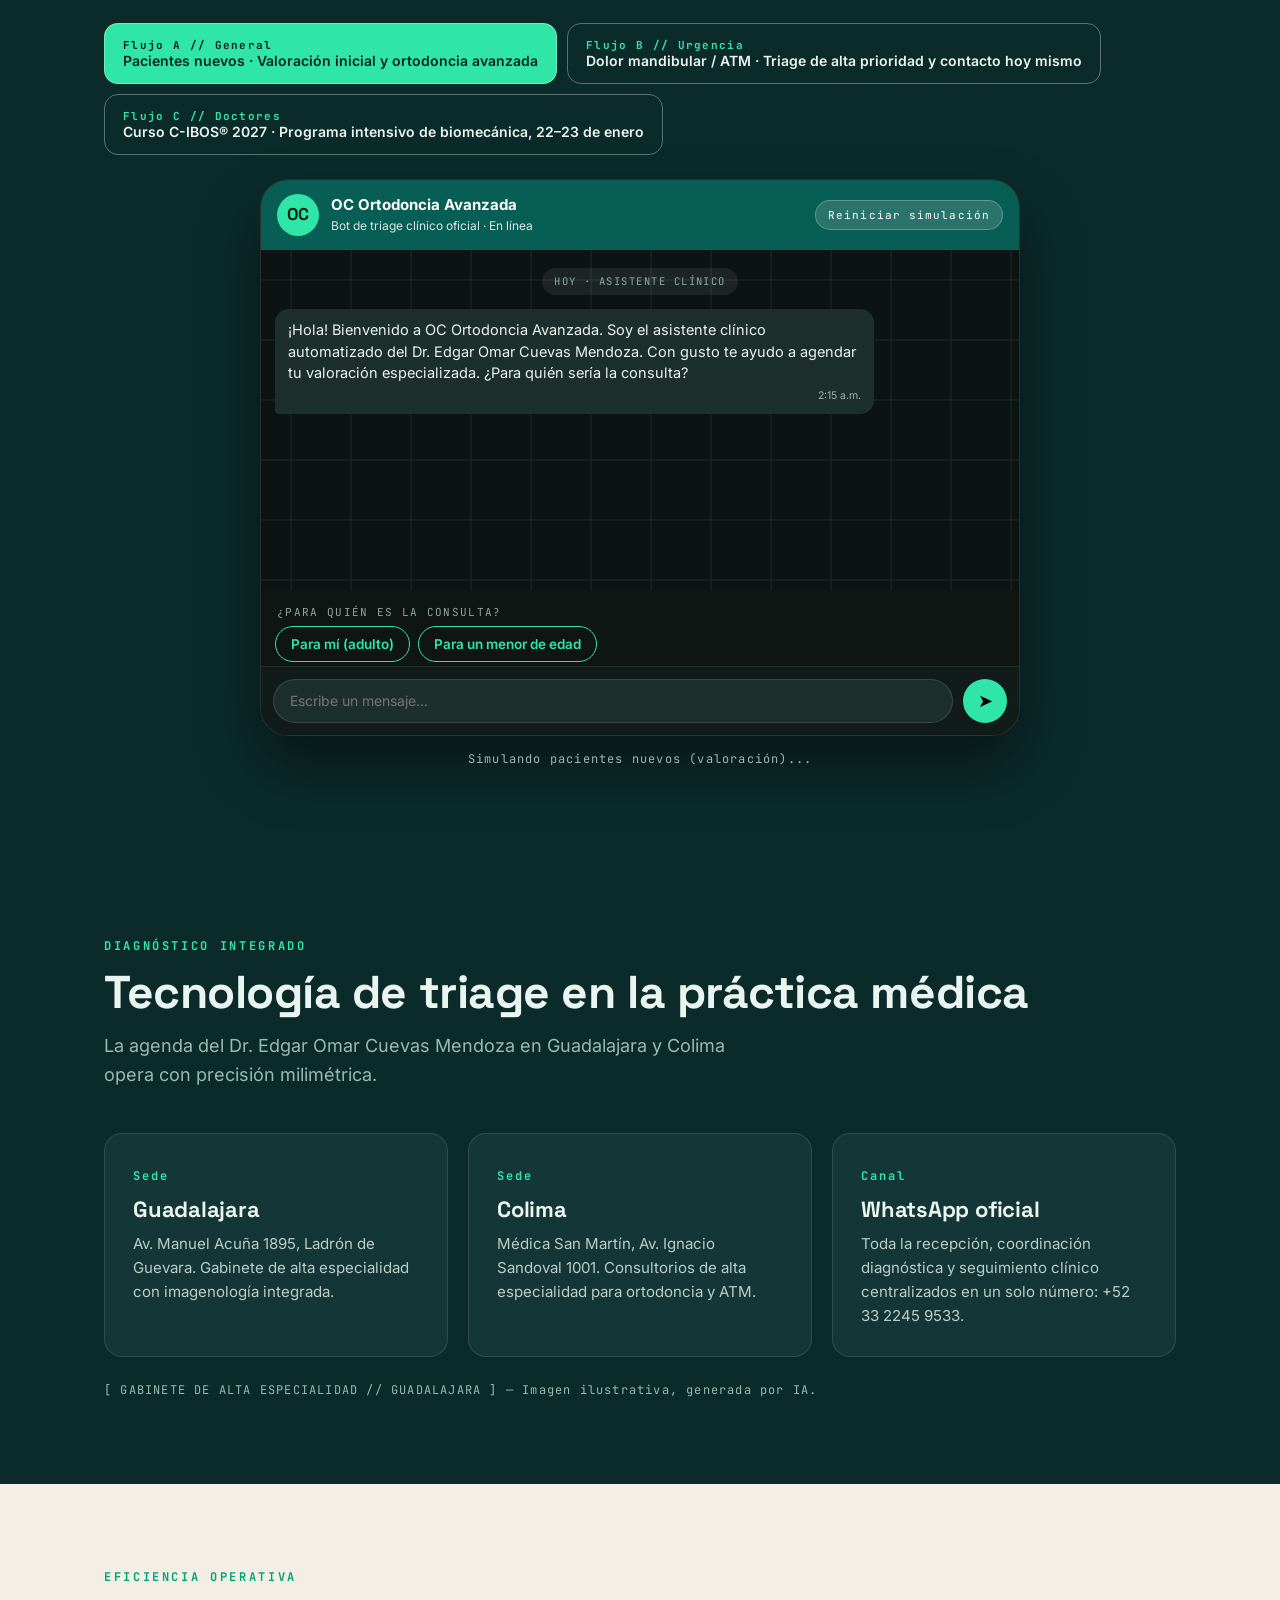
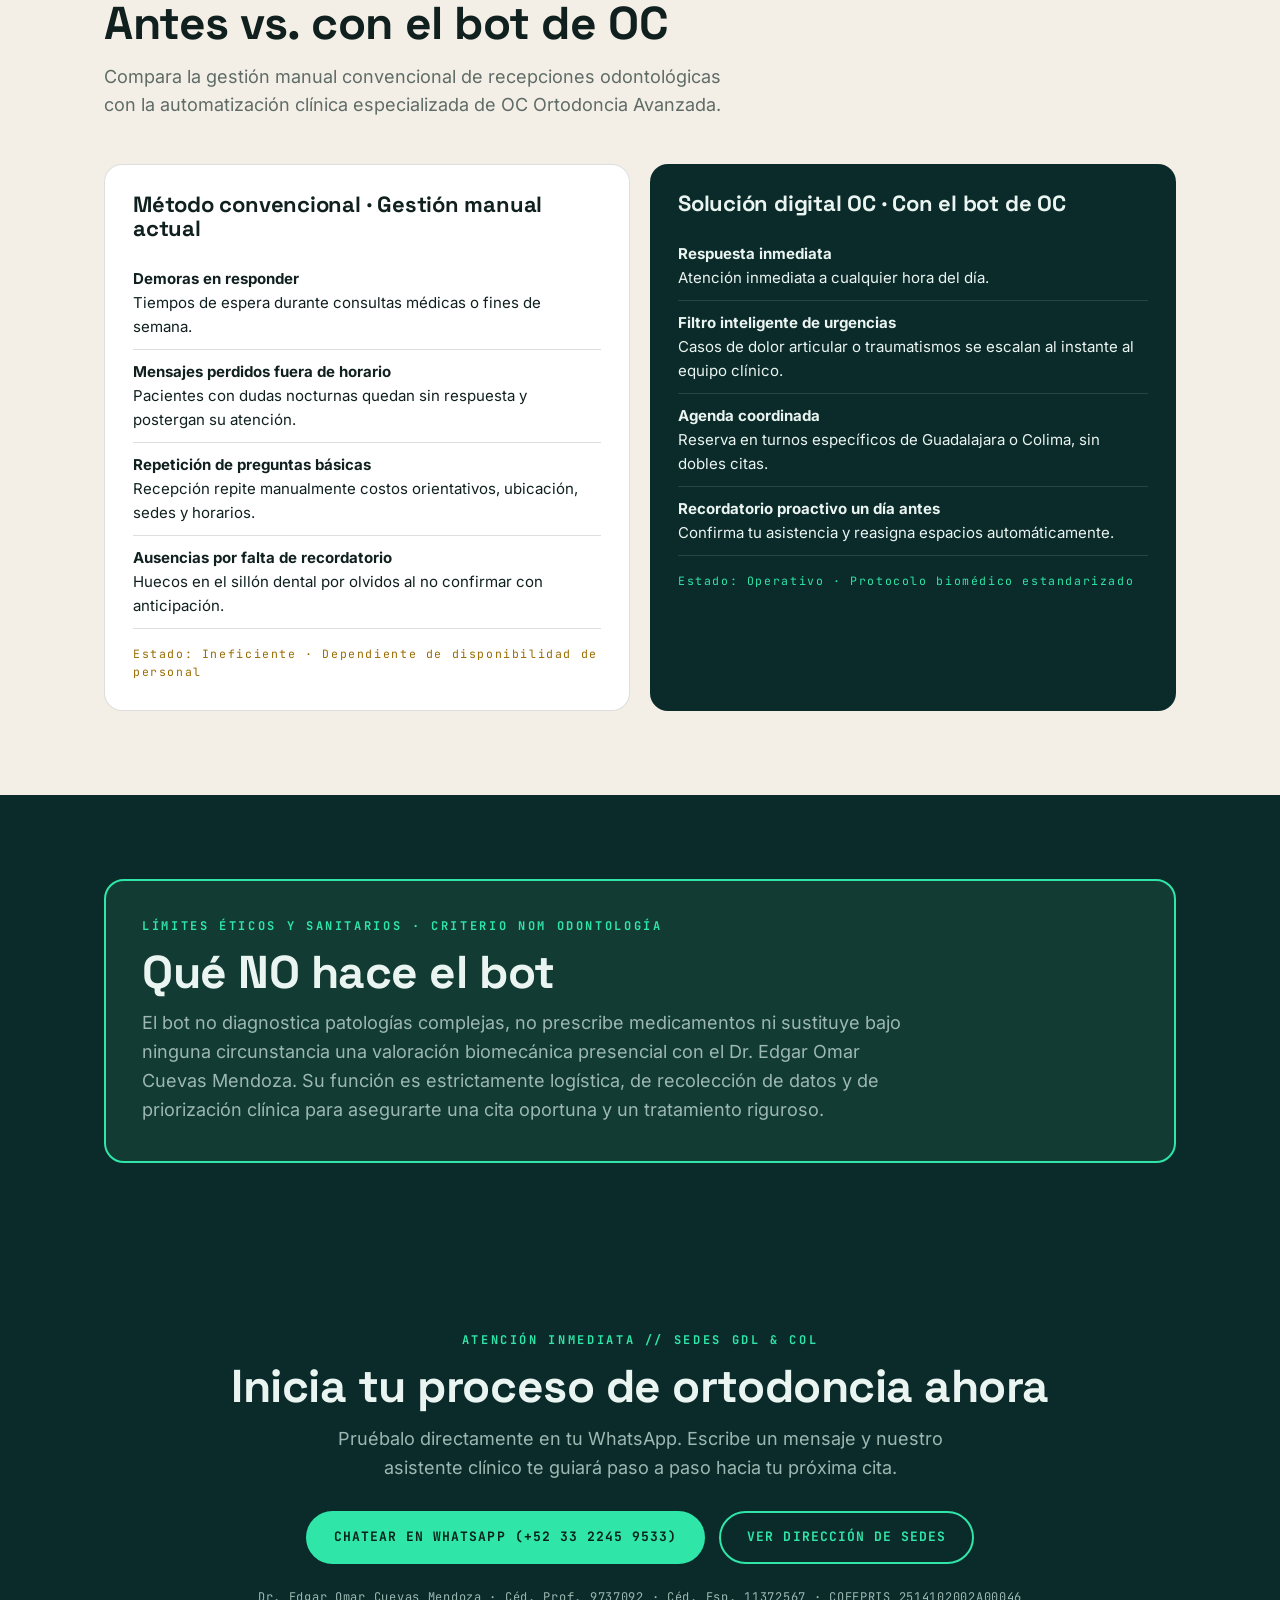
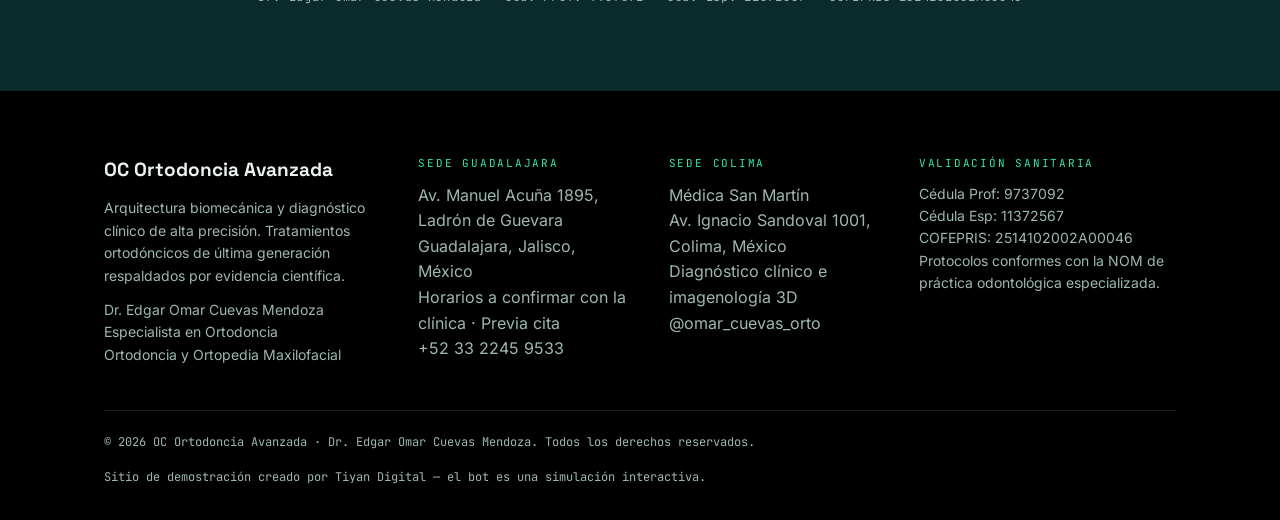
<file: el-bot.html>
<!DOCTYPE html>
<html lang="es-MX">
<head>
<meta charset="UTF-8">
<meta name="viewport" content="width=device-width, initial-scale=1.0">
<title>El Bot — OC Ortodoncia Avanzada</title>
<meta name="description" content="El bot de OC Ortodoncia Avanzada agenda tu valoración por WhatsApp: califica tu motivo, elige sede y hora, y te recuerda un día antes.">
<link rel="stylesheet" href="style.css">
</head>
<body>
<div class="ticker"><div class="wrap"><span>AUTORIZADO · Cédula Prof. 9737092 · Cédula Esp. 11372567 · COFEPRIS 2514102002A00046</span><span>Sedes: Guadalajara &amp; Colima, México</span></div></div>
<header class="topbar"><div class="wrap">
  <a class="brand" href="index.html">OC ORTODONCIA AVANZADA<small>DR. EDGAR OMAR CUEVAS MENDOZA</small></a>
  <nav class="mainnav">
    <a href="index.html">Inicio</a>
    <a href="el-bot.html" class="active">El Bot</a>
    <a href="tratamientos.html">Tratamientos</a>
    <a href="doctor.html">El Doctor</a>
    <a href="sedes.html">Sedes y Contacto</a>
  </nav>
  <a class="btn btn-mint btn-sm" href="https://wa.me/523322459533" target="_blank" rel="noopener">WhatsApp: +52 33 2245 9533</a>
</div></header>

<main>
<!-- HERO -->
<section class="dark hero"><div class="wrap">
  <p class="kicker">Infraestructura de triage inmediato</p>
  <h1>El bot que agenda por ti, 24/7.</h1>
  <p class="lede" style="margin-top:16px">Cómo convertimos una consulta manual por WhatsApp en una experiencia clínica inmediata, ordenada y priorizada con el Dr. Edgar Omar Cuevas Mendoza.</p>
  <div class="hero-ctas" style="margin-top:24px">
    <a class="btn btn-mint" href="https://wa.me/523322459533" target="_blank" rel="noopener">Abrir bot en WhatsApp (+52 33 2245 9533)</a>
    <a class="btn btn-ghost" href="#simulador">Probar simulador web aquí</a>
  </div>
  <div class="hero-stats">
    <div><b>Respuesta inmediata</b><span>El bot responde al instante</span></div>
    <div><b>Recordatorio</b><span>Un día antes por WhatsApp</span></div>
    <div><b>Priorización</b><span>Urgencias ATM primero</span></div>
  </div>
</div></section>

<!-- 5 PASOS -->
<section class="dark"><div class="wrap">
  <div class="sec-head">
    <p class="kicker">Biomecánica del sistema</p>
    <h2>Diagrama de flujo en 5 pasos</h2>
    <p class="lede">Un protocolo logístico estructurado para filtrar necesidades, canalizar urgencias y cuidar la agenda clínica del especialista.</p>
  </div>
  <div class="steps">
    <article class="step"><span class="n">01</span><h3>Contacto inicial</h3><p>El paciente saluda a la línea oficial +52 33 2245 9533 en cualquier día u horario.</p><p class="q">Disparador: web o QR</p></article>
    <article class="step"><span class="n">02</span><h3>Segmentación</h3><p>Identifica el motivo: valoración ortodóncica, dolor mandibular, alineadores invisibles o formación profesional C-IBOS®.</p><p class="q">Filtro de edad y síntoma</p></article>
    <article class="step"><span class="n">03</span><h3>Disponibilidad</h3><p>Propone horarios disponibles: Guadalajara (Ladrón de Guevara) o Colima (Médica San Martín), matutino o vespertino.</p><p class="q">Sede y turno</p></article>
    <article class="step"><span class="n">04</span><h3>Emisión clínica</h3><p>Emite un resumen con ficha preliminar, indicaciones de tomografía previa e instrucciones de llegada.</p><p class="q">Confirmación inmediata</p></article>
    <article class="step"><span class="n">05</span><h3>Antiausencia</h3><p>Notificación automática un día antes, con confirmación en un tap para reasignar turnos en caso de imprevisto.</p><p class="q">Recordatorio proactivo</p></article>
  </div>
</div></section>

<!-- SIMULADOR -->
<section class="dark" id="simulador"><div class="wrap">
  <div class="sec-head">
    <p class="kicker">Simulador de interacción activa</p>
    <h2>Experimenta el flujo WhatsApp en vivo</h2>
    <p class="lede">Selecciona uno de los tres perfiles de paciente o doctor para observar cómo la arquitectura conversacional resuelve cada caso.</p>
  </div>
  <div class="flow-tabs">
    <button type="button" class="flow-tab on" data-flow="simA" data-status="Simulando pacientes nuevos (valoración)..."><b>Flujo A // General</b><span>Pacientes nuevos · Valoración inicial y ortodoncia avanzada</span></button>
    <button type="button" class="flow-tab" data-flow="simB" data-status="Triage prioritario urgente activo..."><b>Flujo B // Urgencia</b><span>Dolor mandibular / ATM · Triage de alta prioridad y contacto hoy mismo</span></button>
    <button type="button" class="flow-tab" data-flow="simC" data-status="Canal profesional / Curso C-IBOS® 2027..."><b>Flujo C // Doctores</b><span>Curso C-IBOS® 2027 · Programa intensivo de biomecánica, 22–23 de enero</span></button>
  </div>
  <div class="phone wide"><div class="chat" data-chat="simA">
    <div class="chat-head">
      <div class="chat-avatar">OC</div>
      <div class="who"><b>OC Ortodoncia Avanzada</b><span>Bot de triage clínico oficial · En línea</span></div>
      <button type="button" class="chat-reset">Reiniciar simulación</button>
    </div>
    <div class="chat-body"></div>
    <div style="padding:12px 14px 0"><div class="chip-hint"></div><div class="chips"></div></div>
    <form class="composer"><input type="text" placeholder="Escribe un mensaje..." autocomplete="off" aria-label="Escribe un mensaje"><button type="submit" aria-label="Enviar">➤</button></form>
  </div></div>
  <p class="sim-status">Simulando pacientes nuevos (valoración)...</p>
</div></section>

<!-- TECNOLOGÍA -->
<section class="dark"><div class="wrap">
  <div class="sec-head">
    <p class="kicker">Diagnóstico integrado</p>
    <h2>Tecnología de triage en la práctica médica</h2>
    <p class="lede">La agenda del Dr. Edgar Omar Cuevas Mendoza en Guadalajara y Colima opera con precisión milimétrica.</p>
  </div>
  <div class="cards3">
    <article class="card dark-card"><span class="num">Sede</span><h3>Guadalajara</h3><p>Av. Manuel Acuña 1895, Ladrón de Guevara. Gabinete de alta especialidad con imagenología integrada.</p></article>
    <article class="card dark-card"><span class="num">Sede</span><h3>Colima</h3><p>Médica San Martín, Av. Ignacio Sandoval 1001. Consultorios de alta especialidad para ortodoncia y ATM.</p></article>
    <article class="card dark-card"><span class="num">Canal</span><h3>WhatsApp oficial</h3><p>Toda la recepción, coordinación diagnóstica y seguimiento clínico centralizados en un solo número: +52 33 2245 9533.</p></article>
  </div>
  <p style="margin-top:24px;font-family:var(--mono);font-size:12px;letter-spacing:.1em;color:var(--muted-dark)">[ GABINETE DE ALTA ESPECIALIDAD // GUADALAJARA ] — Imagen ilustrativa, generada por IA.</p>
</div></section>

<!-- ANTES VS BOT -->
<section class="light"><div class="wrap">
  <div class="sec-head">
    <p class="kicker">Eficiencia operativa</p>
    <h2>Antes vs. con el bot de OC</h2>
    <p class="lede">Compara la gestión manual convencional de recepciones odontológicas con la automatización clínica especializada de OC Ortodoncia Avanzada.</p>
  </div>
  <div class="compare">
    <div class="col old"><h3>Método convencional · Gestión manual actual</h3><ul>
      <li><b>Demoras en responder</b>Tiempos de espera durante consultas médicas o fines de semana.</li>
      <li><b>Mensajes perdidos fuera de horario</b>Pacientes con dudas nocturnas quedan sin respuesta y postergan su atención.</li>
      <li><b>Repetición de preguntas básicas</b>Recepción repite manualmente costos orientativos, ubicación, sedes y horarios.</li>
      <li><b>Ausencias por falta de recordatorio</b>Huecos en el sillón dental por olvidos al no confirmar con anticipación.</li>
    </ul><p class="state">Estado: Ineficiente · Dependiente de disponibilidad de personal</p></div>
    <div class="col new"><h3>Solución digital OC · Con el bot de OC</h3><ul>
      <li><b>Respuesta inmediata</b>Atención inmediata a cualquier hora del día.</li>
      <li><b>Filtro inteligente de urgencias</b>Casos de dolor articular o traumatismos se escalan al instante al equipo clínico.</li>
      <li><b>Agenda coordinada</b>Reserva en turnos específicos de Guadalajara o Colima, sin dobles citas.</li>
      <li><b>Recordatorio proactivo un día antes</b>Confirma tu asistencia y reasigna espacios automáticamente.</li>
    </ul><p class="state">Estado: Operativo · Protocolo biomédico estandarizado</p></div>
  </div>
</div></section>

<!-- HONESTIDAD -->
<section class="dark"><div class="wrap">
  <div class="honesty">
    <p class="kicker">Límites éticos y sanitarios · Criterio NOM Odontología</p>
    <h2 style="margin:12px 0">Qué NO hace el bot</h2>
    <p class="lede" style="max-width:760px">El bot no diagnostica patologías complejas, no prescribe medicamentos ni sustituye bajo ninguna circunstancia una valoración biomecánica presencial con el Dr. Edgar Omar Cuevas Mendoza. Su función es estrictamente logística, de recolección de datos y de priorización clínica para asegurarte una cita oportuna y un tratamiento riguroso.</p>
  </div>
</div></section>

<!-- CTA -->
<section class="dark cta-band"><div class="wrap">
  <p class="kicker">Atención inmediata // Sedes GDL &amp; Col</p>
  <h2>Inicia tu proceso de ortodoncia ahora</h2>
  <p class="lede">Pruébalo directamente en tu WhatsApp. Escribe un mensaje y nuestro asistente clínico te guiará paso a paso hacia tu próxima cita.</p>
  <div class="btns"><a class="btn btn-mint" href="https://wa.me/523322459533" target="_blank" rel="noopener">Chatear en WhatsApp (+52 33 2245 9533)</a><a class="btn btn-ghost" href="sedes.html">Ver dirección de sedes</a></div>
  <p class="hero-note" style="margin-top:24px">Dr. Edgar Omar Cuevas Mendoza · Céd. Prof. 9737092 · Céd. Esp. 11372567 · COFEPRIS 2514102002A00046</p>
</div></section>
</main>

<a class="fab" href="https://wa.me/523322459533" target="_blank" rel="noopener"><span class="lbl"><b>Triage clínico activo</b>Consulta inmediata</span><span class="dot">💬</span></a>

<footer><div class="wrap">
  <div class="f-grid">
    <div><h4>OC Ortodoncia Avanzada</h4><p>Arquitectura biomecánica y diagnóstico clínico de alta precisión. Tratamientos ortodóncicos de última generación respaldados por evidencia científica.</p><p style="margin-top:12px">Dr. Edgar Omar Cuevas Mendoza<br>Especialista en Ortodoncia<br>Ortodoncia y Ortopedia Maxilofacial</p></div>
    <div><span class="f-k">Sede Guadalajara</span><address>Av. Manuel Acuña 1895, Ladrón de Guevara<br>Guadalajara, Jalisco, México<br>Horarios a confirmar con la clínica · Previa cita<br>+52 33 2245 9533</address></div>
    <div><span class="f-k">Sede Colima</span><address>Médica San Martín<br>Av. Ignacio Sandoval 1001, Colima, México<br>Diagnóstico clínico e imagenología 3D<br>@omar_cuevas_orto</address></div>
    <div><span class="f-k">Validación sanitaria</span><p>Cédula Prof: 9737092<br>Cédula Esp: 11372567<br>COFEPRIS: 2514102002A00046<br>Protocolos conformes con la NOM de práctica odontológica especializada.</p></div>
  </div>
  <div class="f-bottom"><span>© <span class="year">2026</span> OC Ortodoncia Avanzada · Dr. Edgar Omar Cuevas Mendoza. Todos los derechos reservados.</span><span>Sitio de demostración creado por Tiyan Digital — el bot es una simulación interactiva.</span></div>
</div></footer>
<script src="app.js"></script>
</body>
</html>
</file>
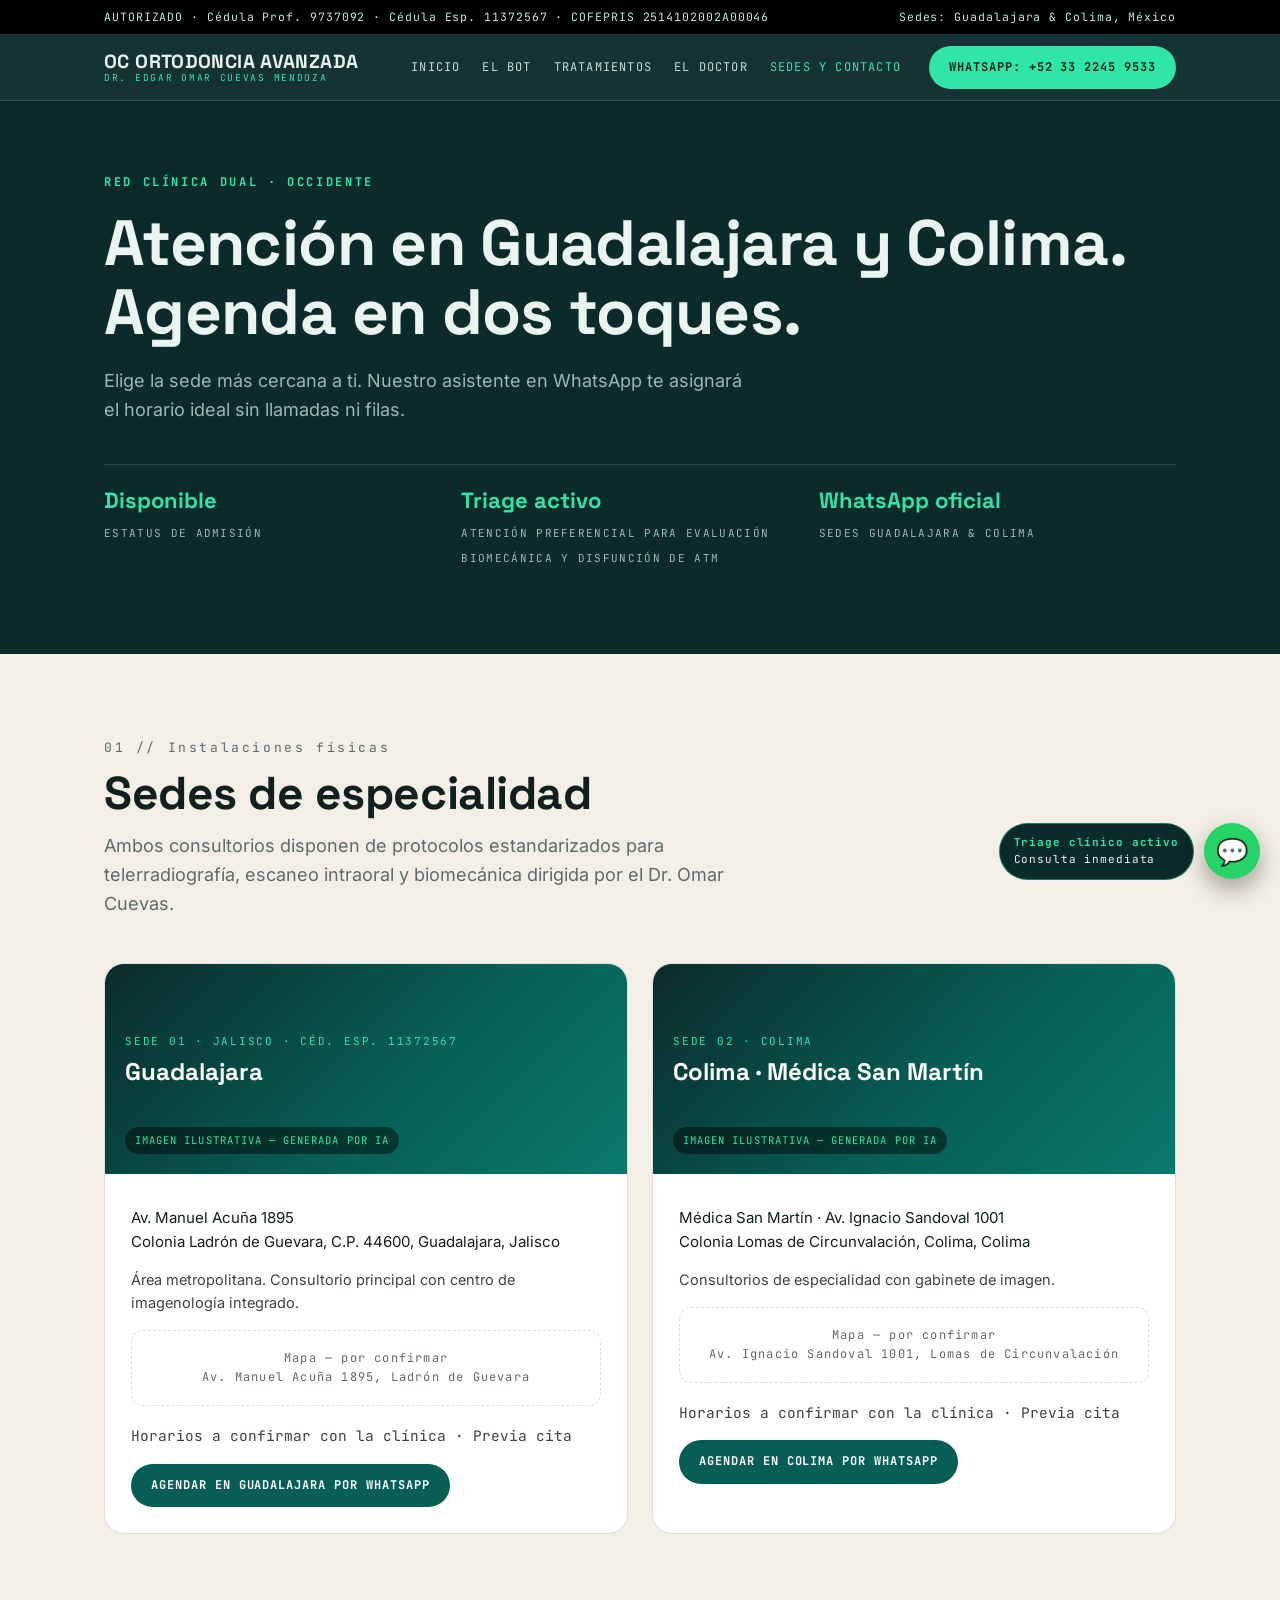
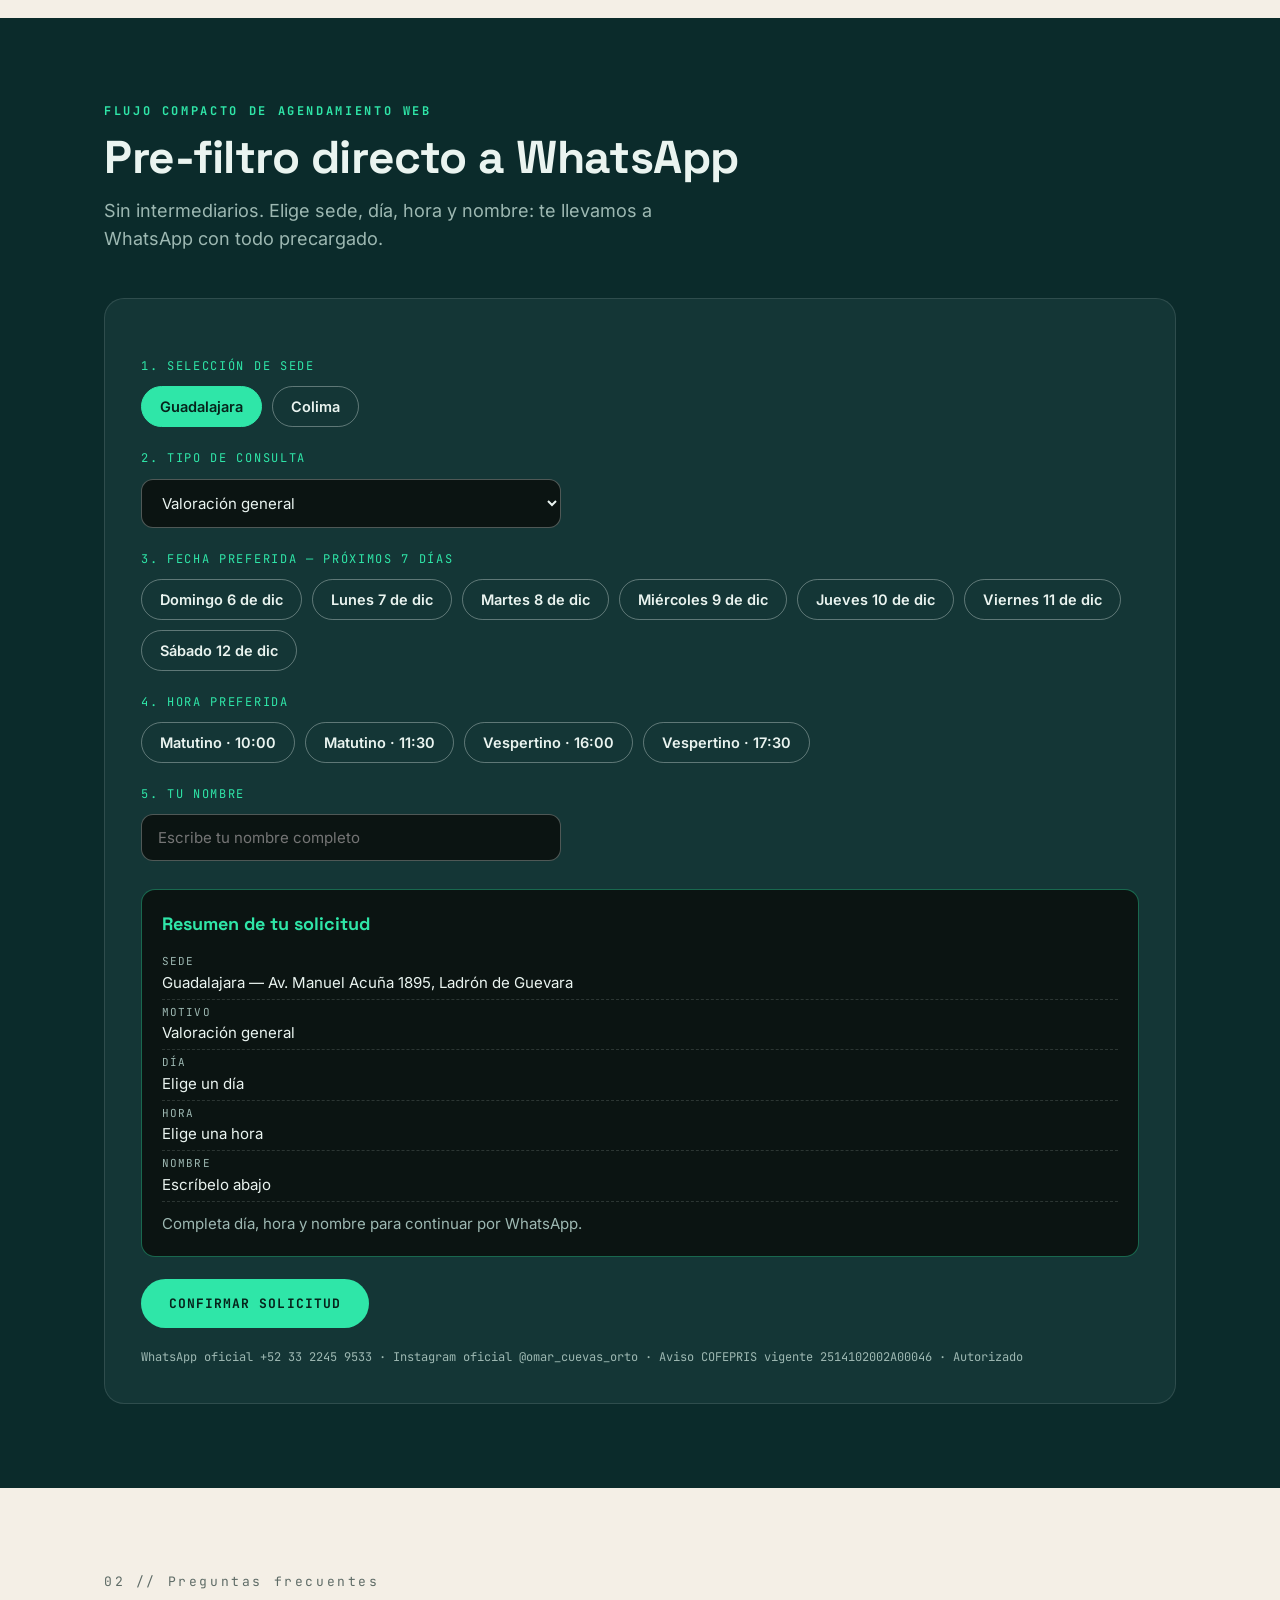
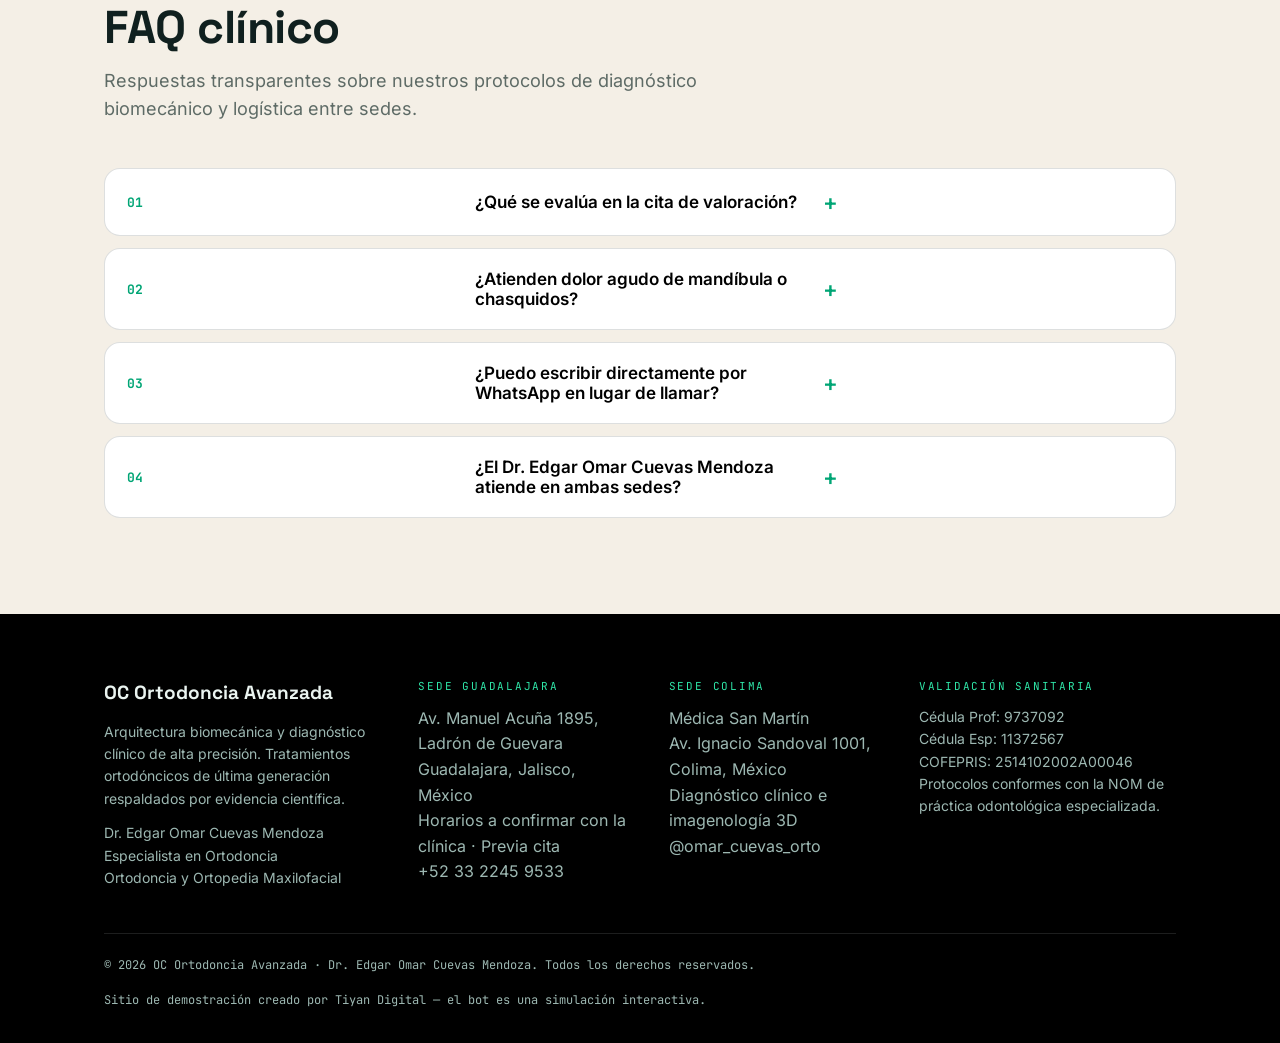
<file: sedes.html>
<!DOCTYPE html>
<html lang="es-MX">
<head>
<meta charset="UTF-8">
<meta name="viewport" content="width=device-width, initial-scale=1.0">
<title>Sedes y Contacto — OC Ortodoncia Avanzada</title>
<meta name="description" content="Atención en Guadalajara y Colima. Agenda tu valoración en dos toques por WhatsApp: +52 33 2245 9533.">
<link rel="stylesheet" href="style.css">
</head>
<body>
<div class="ticker"><div class="wrap"><span>AUTORIZADO · Cédula Prof. 9737092 · Cédula Esp. 11372567 · COFEPRIS 2514102002A00046</span><span>Sedes: Guadalajara &amp; Colima, México</span></div></div>
<header class="topbar"><div class="wrap">
  <a class="brand" href="index.html">OC ORTODONCIA AVANZADA<small>DR. EDGAR OMAR CUEVAS MENDOZA</small></a>
  <nav class="mainnav">
    <a href="index.html">Inicio</a>
    <a href="el-bot.html">El Bot</a>
    <a href="tratamientos.html">Tratamientos</a>
    <a href="doctor.html">El Doctor</a>
    <a href="sedes.html" class="active">Sedes y Contacto</a>
  </nav>
  <a class="btn btn-mint btn-sm" href="https://wa.me/523322459533" target="_blank" rel="noopener">WhatsApp: +52 33 2245 9533</a>
</div></header>

<main>
<!-- HERO -->
<section class="dark hero"><div class="wrap">
  <p class="kicker">Red clínica dual · Occidente</p>
  <h1>Atención en Guadalajara y Colima. Agenda en dos toques.</h1>
  <p class="lede" style="margin-top:16px">Elige la sede más cercana a ti. Nuestro asistente en WhatsApp te asignará el horario ideal sin llamadas ni filas.</p>
  <div class="hero-stats">
    <div><b>Disponible</b><span>Estatus de admisión</span></div>
    <div><b>Triage activo</b><span>Atención preferencial para evaluación biomecánica y disfunción de ATM</span></div>
    <div><b>WhatsApp oficial</b><span>Sedes Guadalajara &amp; Colima</span></div>
  </div>
</div></section>

<!-- SEDES -->
<section class="light"><div class="wrap">
  <div class="sec-head">
    <p class="sec-num">01 // Instalaciones físicas</p>
    <h2 style="margin-top:10px">Sedes de especialidad</h2>
    <p class="lede">Ambos consultorios disponen de protocolos estandarizados para telerradiografía, escaneo intraoral y biomecánica dirigida por el Dr. Omar Cuevas.</p>
  </div>
  <div class="sede-grid">
    <article class="sede-card">
      <div class="sede-img"><div><span>Sede 01 · Jalisco · Céd. Esp. 11372567</span><b>Guadalajara</b><br><span class="ai-label">Imagen ilustrativa — generada por IA</span></div></div>
      <div class="sede-body">
        <address>Av. Manuel Acuña 1895<br>Colonia Ladrón de Guevara, C.P. 44600, Guadalajara, Jalisco</address>
        <p>Área metropolitana. Consultorio principal con centro de imagenología integrado.</p>
        <div class="map-ph">Mapa — por confirmar<br>Av. Manuel Acuña 1895, Ladrón de Guevara</div>
        <p class="hours-note">Horarios a confirmar con la clínica · Previa cita</p>
        <a class="btn btn-wa btn-sm" href="https://wa.me/523322459533?text=Hola%20OC%20Ortodoncia%20Avanzada%2C%20quiero%20agendar%20una%20valoraci%C3%B3n%20en%20Guadalajara." target="_blank" rel="noopener">Agendar en Guadalajara por WhatsApp</a>
      </div>
    </article>
    <article class="sede-card">
      <div class="sede-img"><div><span>Sede 02 · Colima</span><b>Colima · Médica San Martín</b><br><span class="ai-label">Imagen ilustrativa — generada por IA</span></div></div>
      <div class="sede-body">
        <address>Médica San Martín · Av. Ignacio Sandoval 1001<br>Colonia Lomas de Circunvalación, Colima, Colima</address>
        <p>Consultorios de especialidad con gabinete de imagen.</p>
        <div class="map-ph">Mapa — por confirmar<br>Av. Ignacio Sandoval 1001, Lomas de Circunvalación</div>
        <p class="hours-note">Horarios a confirmar con la clínica · Previa cita</p>
        <a class="btn btn-wa btn-sm" href="https://wa.me/523322459533?text=Hola%20OC%20Ortodoncia%20Avanzada%2C%20quiero%20agendar%20una%20valoraci%C3%B3n%20en%20Colima." target="_blank" rel="noopener">Agendar en Colima por WhatsApp</a>
      </div>
    </article>
  </div>
</div></section>

<!-- BOOKING -->
<section class="dark"><div class="wrap">
  <div class="sec-head">
    <p class="kicker">Flujo compacto de agendamiento web</p>
    <h2>Pre-filtro directo a WhatsApp</h2>
    <p class="lede">Sin intermediarios. Elige sede, día, hora y nombre: te llevamos a WhatsApp con todo precargado.</p>
  </div>
  <div class="booking">
    <label>1. Selección de sede</label>
    <div class="seg sede-seg">
      <button type="button" class="on" data-sede="Guadalajara">Guadalajara</button>
      <button type="button" data-sede="Colima">Colima</button>
    </div>
    <label for="bk-tipo">2. Tipo de consulta</label>
    <select id="bk-tipo">
      <option>Valoración general</option>
      <option>Dolor de mandíbula / ATM</option>
      <option>Odontólogo / Especialista</option>
    </select>
    <label>3. Fecha preferida — próximos 7 días</label>
    <div class="seg day-chips"></div>
    <label>4. Hora preferida</label>
    <div class="seg time-chips"></div>
    <label for="bk-name">5. Tu nombre</label>
    <input type="text" id="bk-name" placeholder="Escribe tu nombre completo" autocomplete="name">
    <div class="booking-summary" style="margin-top:28px"></div>
    <div style="display:flex;gap:14px;flex-wrap:wrap;margin-top:22px">
      <button type="button" class="btn btn-mint bk-confirm" disabled>Confirmar solicitud</button>
      <a class="btn btn-wa bk-wa" style="display:none" href="https://wa.me/523322459533" target="_blank" rel="noopener">Continuar en WhatsApp con mis datos precargados →</a>
    </div>
    <p style="margin-top:20px;font-family:var(--mono);font-size:12px;color:var(--muted-dark)">WhatsApp oficial +52 33 2245 9533 · Instagram oficial @omar_cuevas_orto · Aviso COFEPRIS vigente 2514102002A00046 · Autorizado</p>
  </div>
</div></section>

<!-- FAQ -->
<section class="light"><div class="wrap">
  <div class="sec-head">
    <p class="sec-num">02 // Preguntas frecuentes</p>
    <h2 style="margin-top:10px">FAQ clínico</h2>
    <p class="lede">Respuestas transparentes sobre nuestros protocolos de diagnóstico biomecánico y logística entre sedes.</p>
  </div>
  <div class="faq-item"><button type="button" aria-expanded="false"><span class="n">01</span><span>¿Qué se evalúa en la cita de valoración?</span><span class="chev">+</span></button><div class="body"><p>Realizamos el protocolo de las cinco lecturas diagnósticas para una comprensión biomecánica integral:</p><div class="faq-minis"><div><b>I. Hueso</b>Base esquelética</div><div><b>II. Músculos</b>Equilibrio orofacial</div><div><b>III. Dientes</b>Oclusión y torque</div><div><b>IV. ATM</b>Articulación condilar</div><div><b>V. Vías aéreas</b>Espacio faríngeo 3D</div></div></div></div>
  <div class="faq-item"><button type="button" aria-expanded="false"><span class="n">02</span><span>¿Atienden dolor agudo de mandíbula o chasquidos?</span><span class="chev">+</span></button><div class="body"><p>Sí. La disfunción temporomandibular (dolor agudo, subluxación, ruidos y chasquidos articulares) es una de nuestras áreas especializadas prioritarias. Se aplica un triaje biomecánico de urgencia para desprogramación muscular y descompresión de cóndilos.</p></div></div>
  <div class="faq-item"><button type="button" aria-expanded="false"><span class="n">03</span><span>¿Puedo escribir directamente por WhatsApp en lugar de llamar?</span><span class="chev">+</span></button><div class="body"><p>Totalmente. Todo nuestro flujo de recepción, coordinación diagnóstica y seguimiento clínico está centralizado en WhatsApp +52 33 2245 9533. El equipo responde durante el horario de trabajo y prioriza las urgencias.</p></div></div>
  <div class="faq-item"><button type="button" aria-expanded="false"><span class="n">04</span><span>¿El Dr. Edgar Omar Cuevas Mendoza atiende en ambas sedes?</span><span class="chev">+</span></button><div class="body"><p>Sí. El Dr. Edgar Omar Cuevas Mendoza (Céd. Esp. 11372567) atiende personalmente ambas unidades clínicas, con bloques de calendario programados específicamente para Guadalajara (Manuel Acuña) y Colima (Médica San Martín) para garantizar continuidad sin delegaciones.</p></div></div>
</div></section>
</main>

<a class="fab" href="https://wa.me/523322459533" target="_blank" rel="noopener"><span class="lbl"><b>Triage clínico activo</b>Consulta inmediata</span><span class="dot">💬</span></a>

<footer><div class="wrap">
  <div class="f-grid">
    <div><h4>OC Ortodoncia Avanzada</h4><p>Arquitectura biomecánica y diagnóstico clínico de alta precisión. Tratamientos ortodóncicos de última generación respaldados por evidencia científica.</p><p style="margin-top:12px">Dr. Edgar Omar Cuevas Mendoza<br>Especialista en Ortodoncia<br>Ortodoncia y Ortopedia Maxilofacial</p></div>
    <div><span class="f-k">Sede Guadalajara</span><address>Av. Manuel Acuña 1895, Ladrón de Guevara<br>Guadalajara, Jalisco, México<br>Horarios a confirmar con la clínica · Previa cita<br>+52 33 2245 9533</address></div>
    <div><span class="f-k">Sede Colima</span><address>Médica San Martín<br>Av. Ignacio Sandoval 1001, Colima, México<br>Diagnóstico clínico e imagenología 3D<br>@omar_cuevas_orto</address></div>
    <div><span class="f-k">Validación sanitaria</span><p>Cédula Prof: 9737092<br>Cédula Esp: 11372567<br>COFEPRIS: 2514102002A00046<br>Protocolos conformes con la NOM de práctica odontológica especializada.</p></div>
  </div>
  <div class="f-bottom"><span>© <span class="year">2026</span> OC Ortodoncia Avanzada · Dr. Edgar Omar Cuevas Mendoza. Todos los derechos reservados.</span><span>Sitio de demostración creado por Tiyan Digital — el bot es una simulación interactiva.</span></div>
</div></footer>
<script src="app.js"></script>
</body>
</html>
</file>
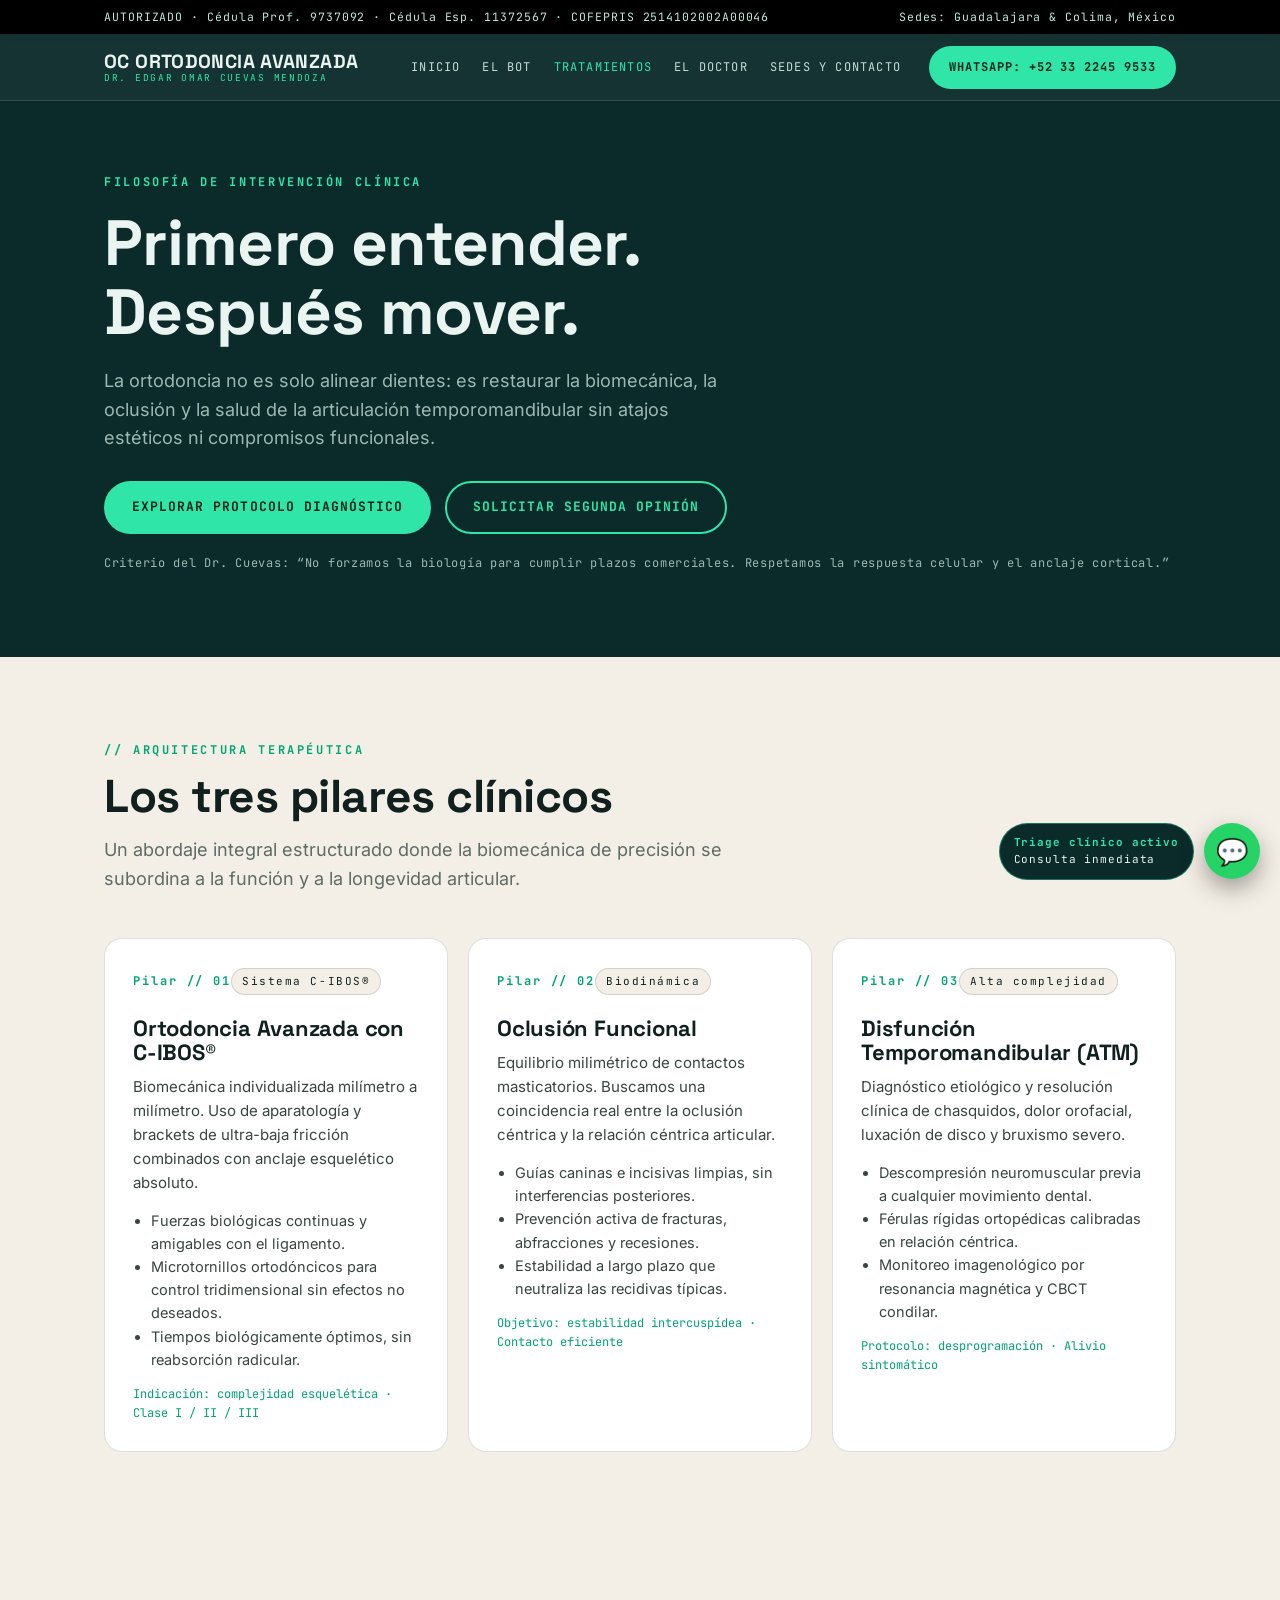
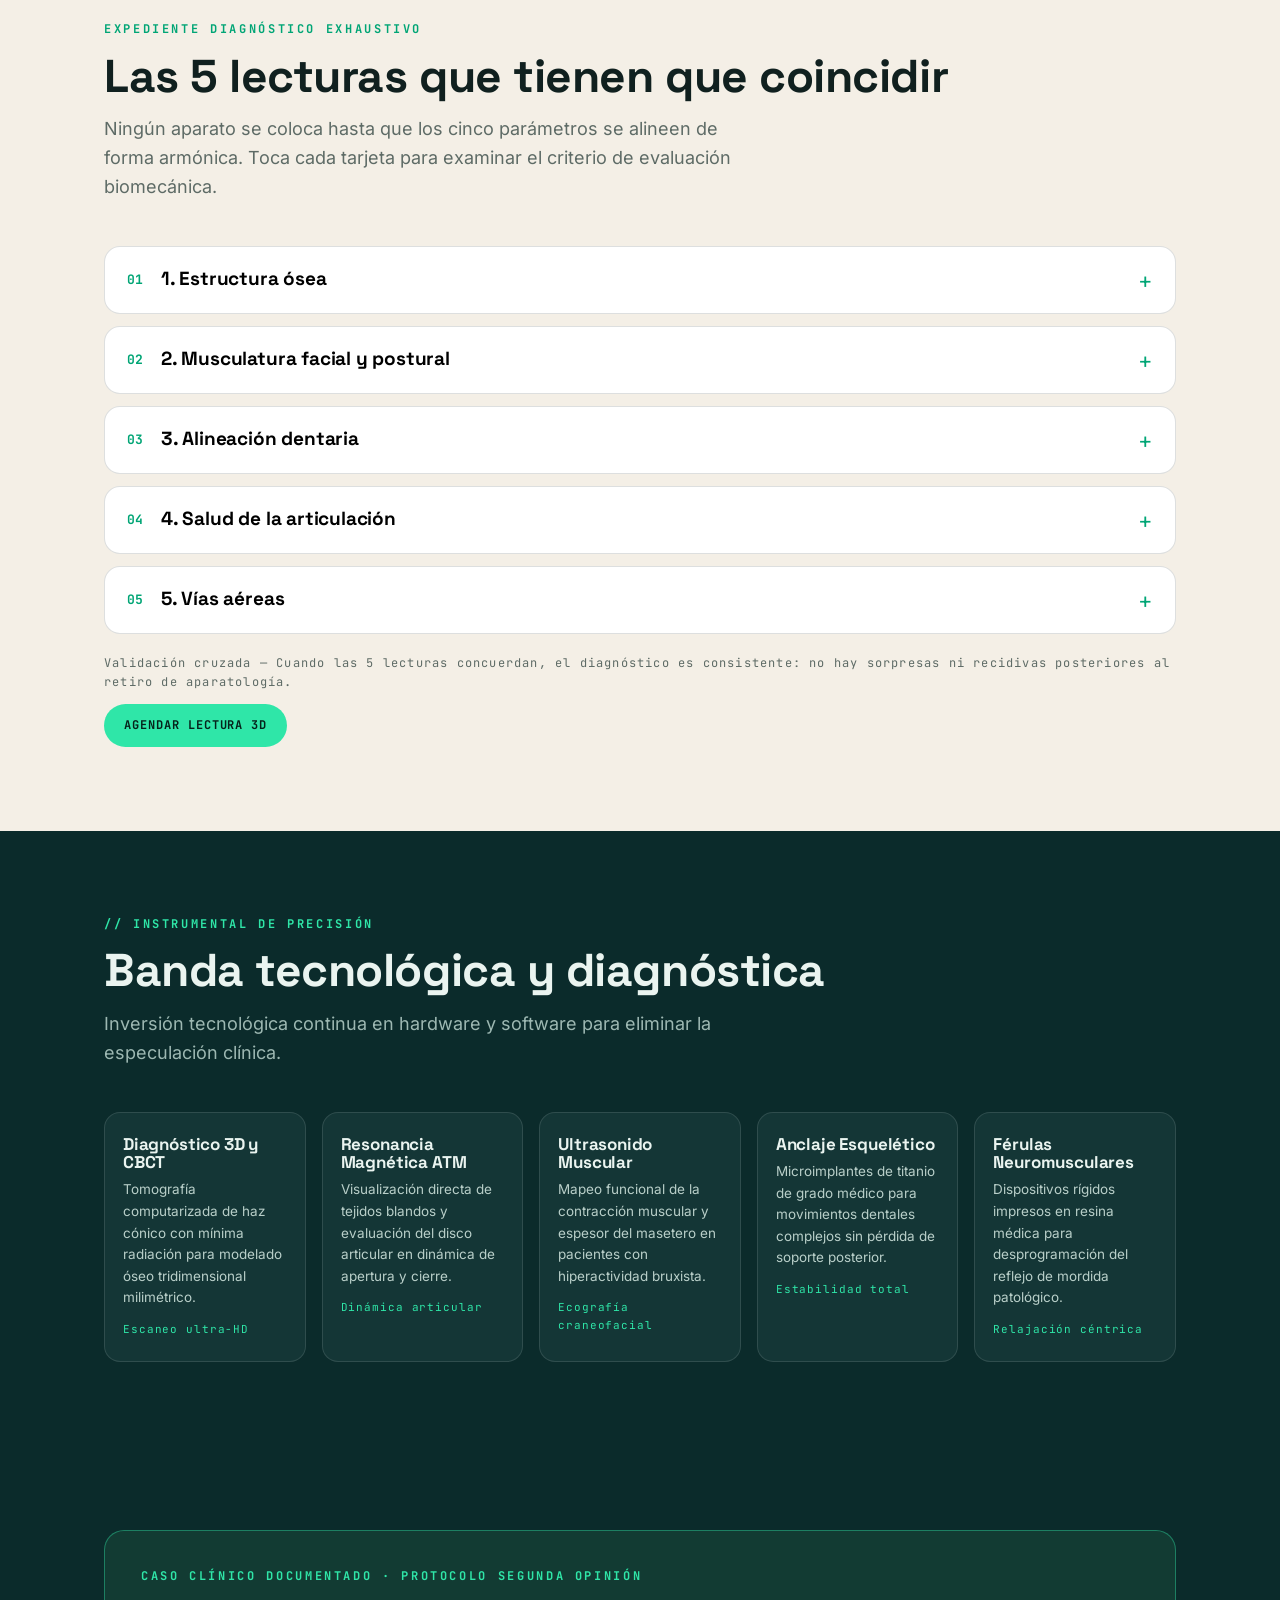
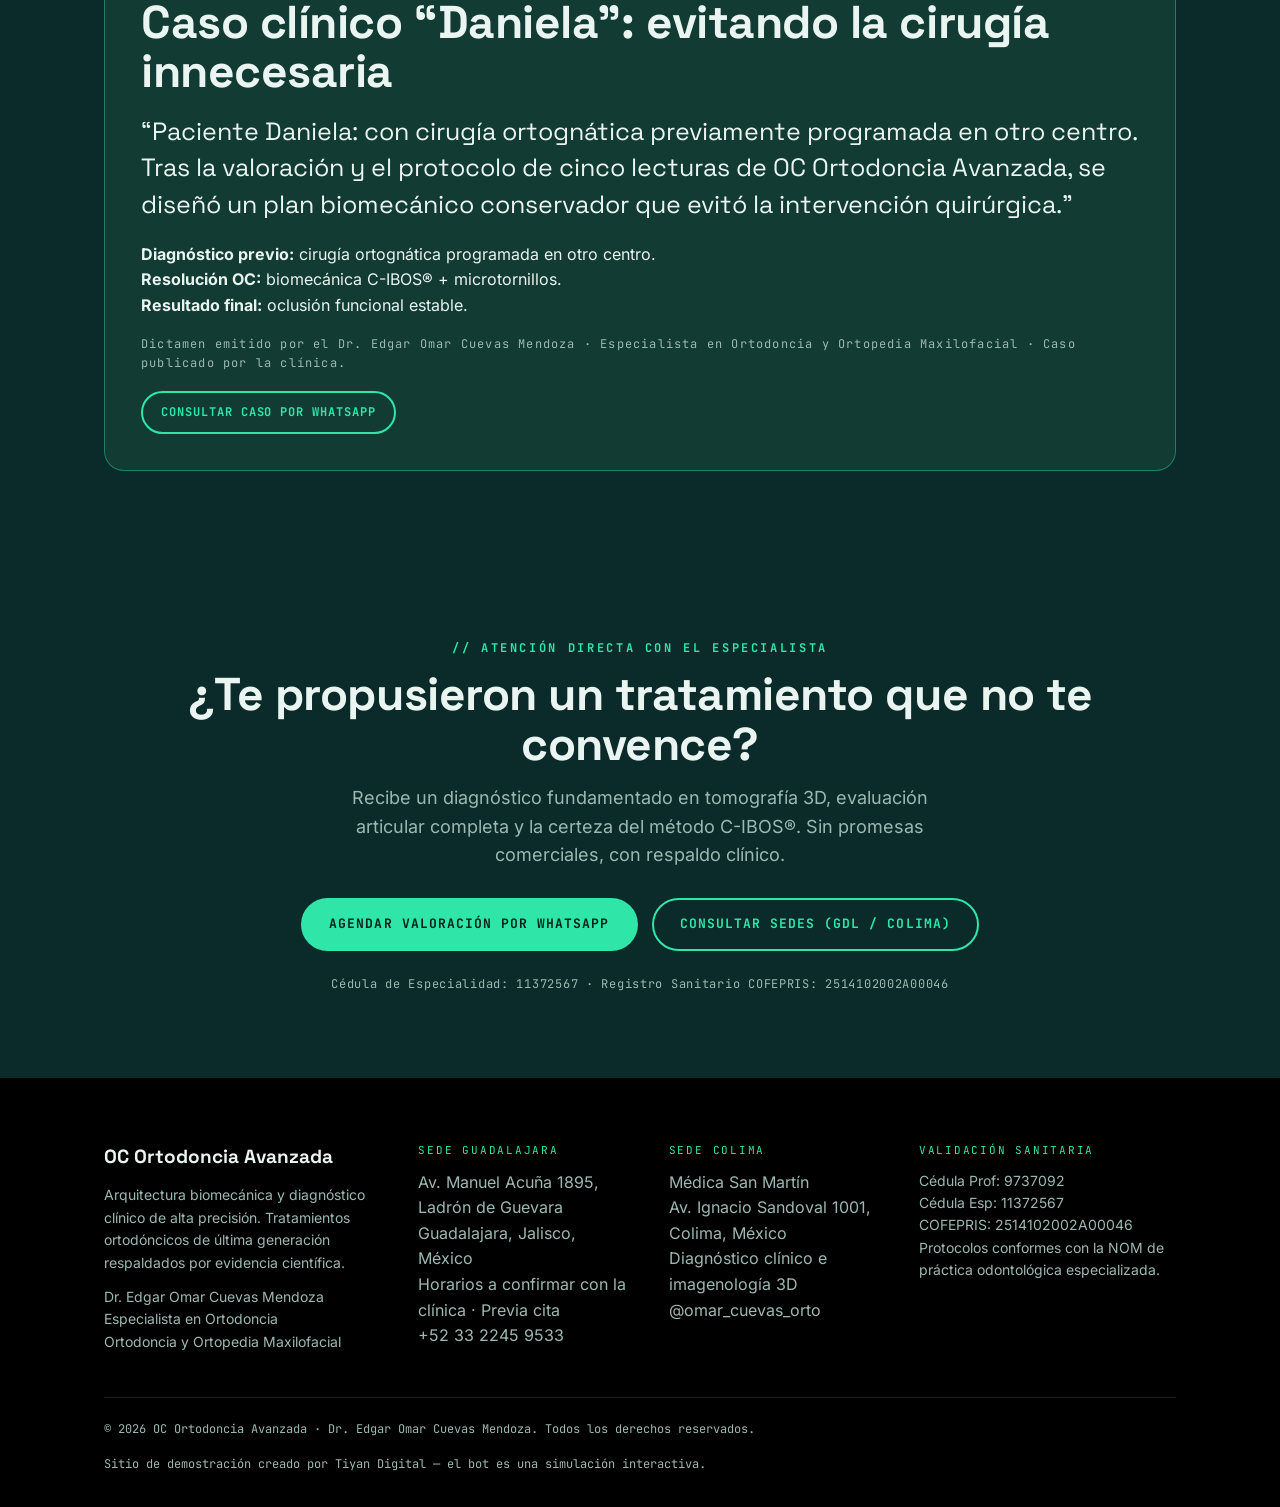
<file: tratamientos.html>
<!DOCTYPE html>
<html lang="es-MX">
<head>
<meta charset="UTF-8">
<meta name="viewport" content="width=device-width, initial-scale=1.0">
<title>Tratamientos — OC Ortodoncia Avanzada</title>
<meta name="description" content="Primero entender. Después mover. Ortodoncia avanzada C-IBOS®, oclusión funcional y disfunción ATM en Guadalajara y Colima.">
<link rel="stylesheet" href="style.css">
</head>
<body>
<div class="ticker"><div class="wrap"><span>AUTORIZADO · Cédula Prof. 9737092 · Cédula Esp. 11372567 · COFEPRIS 2514102002A00046</span><span>Sedes: Guadalajara &amp; Colima, México</span></div></div>
<header class="topbar"><div class="wrap">
  <a class="brand" href="index.html">OC ORTODONCIA AVANZADA<small>DR. EDGAR OMAR CUEVAS MENDOZA</small></a>
  <nav class="mainnav">
    <a href="index.html">Inicio</a>
    <a href="el-bot.html">El Bot</a>
    <a href="tratamientos.html" class="active">Tratamientos</a>
    <a href="doctor.html">El Doctor</a>
    <a href="sedes.html">Sedes y Contacto</a>
  </nav>
  <a class="btn btn-mint btn-sm" href="https://wa.me/523322459533" target="_blank" rel="noopener">WhatsApp: +52 33 2245 9533</a>
</div></header>

<main>
<!-- HERO -->
<section class="dark hero"><div class="wrap">
  <p class="kicker">Filosofía de intervención clínica</p>
  <h1>Primero entender.<br>Después mover.</h1>
  <p class="lede" style="margin-top:16px">La ortodoncia no es solo alinear dientes: es restaurar la biomecánica, la oclusión y la salud de la articulación temporomandibular sin atajos estéticos ni compromisos funcionales.</p>
  <div class="hero-ctas" style="margin-top:24px">
    <a class="btn btn-mint" href="#lecturas">Explorar protocolo diagnóstico</a>
    <a class="btn btn-ghost" href="https://wa.me/523322459533?text=Hola%20OC%20Ortodoncia%20Avanzada%2C%20quiero%20una%20segunda%20opini%C3%B3n%20sobre%20mi%20tratamiento." target="_blank" rel="noopener">Solicitar segunda opinión</a>
  </div>
  <p class="hero-note" style="margin-top:20px">Criterio del Dr. Cuevas: “No forzamos la biología para cumplir plazos comerciales. Respetamos la respuesta celular y el anclaje cortical.”</p>
</div></section>

<!-- TRES PILARES -->
<section class="light"><div class="wrap">
  <div class="sec-head">
    <p class="kicker">// Arquitectura terapéutica</p>
    <h2>Los tres pilares clínicos</h2>
    <p class="lede">Un abordaje integral estructurado donde la biomecánica de precisión se subordina a la función y a la longevidad articular.</p>
  </div>
  <div class="pillars">
    <article class="card"><span class="num">Pilar // 01</span><span class="tag">Sistema C-IBOS®</span><h3>Ortodoncia Avanzada con C-IBOS®</h3><p>Biomecánica individualizada milímetro a milímetro. Uso de aparatología y brackets de ultra-baja fricción combinados con anclaje esquelético absoluto.</p><ul style="margin:14px 0 0 18px;font-size:14.5px;color:#3A453F"><li>Fuerzas biológicas continuas y amigables con el ligamento.</li><li>Microtornillos ortodóncicos para control tridimensional sin efectos no deseados.</li><li>Tiempos biológicamente óptimos, sin reabsorción radicular.</li></ul><p style="margin-top:14px;font-family:var(--mono);font-size:12px;color:var(--mint-dark)">Indicación: complejidad esquelética · Clase I / II / III</p></article>
    <article class="card"><span class="num">Pilar // 02</span><span class="tag">Biodinámica</span><h3>Oclusión Funcional</h3><p>Equilibrio milimétrico de contactos masticatorios. Buscamos una coincidencia real entre la oclusión céntrica y la relación céntrica articular.</p><ul style="margin:14px 0 0 18px;font-size:14.5px;color:#3A453F"><li>Guías caninas e incisivas limpias, sin interferencias posteriores.</li><li>Prevención activa de fracturas, abfracciones y recesiones.</li><li>Estabilidad a largo plazo que neutraliza las recidivas típicas.</li></ul><p style="margin-top:14px;font-family:var(--mono);font-size:12px;color:var(--mint-dark)">Objetivo: estabilidad intercuspídea · Contacto eficiente</p></article>
    <article class="card"><span class="num">Pilar // 03</span><span class="tag">Alta complejidad</span><h3>Disfunción Temporomandibular (ATM)</h3><p>Diagnóstico etiológico y resolución clínica de chasquidos, dolor orofacial, luxación de disco y bruxismo severo.</p><ul style="margin:14px 0 0 18px;font-size:14.5px;color:#3A453F"><li>Descompresión neuromuscular previa a cualquier movimiento dental.</li><li>Férulas rígidas ortopédicas calibradas en relación céntrica.</li><li>Monitoreo imagenológico por resonancia magnética y CBCT condilar.</li></ul><p style="margin-top:14px;font-family:var(--mono);font-size:12px;color:var(--mint-dark)">Protocolo: desprogramación · Alivio sintomático</p></article>
  </div>
</div></section>

<!-- 5 LECTURAS -->
<section class="light" id="lecturas"><div class="wrap">
  <div class="sec-head">
    <p class="kicker">Expediente diagnóstico exhaustivo</p>
    <h2>Las 5 lecturas que tienen que coincidir</h2>
    <p class="lede">Ningún aparato se coloca hasta que los cinco parámetros se alineen de forma armónica. Toca cada tarjeta para examinar el criterio de evaluación biomecánica.</p>
  </div>
  <div class="lectura"><button type="button" aria-expanded="false"><span class="n">01</span><h3>1. Estructura ósea</h3><span class="chev">+</span></button><div class="body"><p>Relación maxilomandibular en tres dimensiones espaciales: sagital, transversal y vertical.</p><p class="method">Método de análisis: tomografía Cone Beam (CBCT), análisis cefalométrico tridimensional y medición volumétrica de las corticales óseas alveolares.</p><p class="accept">Estado de aceptación: simetría basal comprobada</p></div></div>
  <div class="lectura"><button type="button" aria-expanded="false"><span class="n">02</span><h3>2. Musculatura facial y postural</h3><span class="chev">+</span></button><div class="body"><p>Equilibrio de fuerzas craneocervicales, tono de maseteros, temporales y músculos suprahioideos.</p><p class="method">Método de análisis: palpación muscular protocolizada, desprogramación neuromuscular previa y evaluación postural de la cabeza respecto al plano horizontal.</p><p class="accept">Estado de aceptación: ausencia de puntos gatillo</p></div></div>
  <div class="lectura"><button type="button" aria-expanded="false"><span class="n">03</span><h3>3. Alineación dentaria</h3><span class="chev">+</span></button><div class="body"><p>Torque biológico, inclinación radicular, angulación coronal y nivelación de crestas marginales.</p><p class="method">Método de análisis: escaneo intraoral de alta resolución, cálculo de discrepancias de Bolton y mapas de grosor gingival y hueso alveolar.</p><p class="accept">Estado de aceptación: raíces dentro de tablas óseas</p></div></div>
  <div class="lectura"><button type="button" aria-expanded="false"><span class="n">04</span><h3>4. Salud de la articulación</h3><span class="chev">+</span></button><div class="body"><p>Condición del cóndilo mandibular, posición del disco articular (menisco) y salud ligamentosa.</p><p class="method">Método de análisis: auscultación de ruidos articulares, rango de apertura dinámico y correlación de imágenes de resonancia magnética para descartar desplazamiento anterior de disco.</p><p class="accept">Estado de aceptación: cóndilo centrado en cavidad glenoidea</p></div></div>
  <div class="lectura"><button type="button" aria-expanded="false"><span class="n">05</span><h3>5. Vías aéreas</h3><span class="chev">+</span></button><div class="body"><p>Permeabilidad nasofaríngea y orofaríngea, espacio libre aéreo y oxigenación nocturna.</p><p class="method">Método de análisis: segmentación volumétrica 3D de la columna de aire, tamizaje de síndrome de apnea obstructiva del sueño (SAOS) y patrón de respiración lingual.</p><p class="accept">Estado de aceptación: columna aérea sin estenosis crítica</p></div></div>
  <p style="margin-top:20px;font-family:var(--mono);font-size:12px;letter-spacing:.1em;color:var(--muted-light)">Validación cruzada — Cuando las 5 lecturas concuerdan, el diagnóstico es consistente: no hay sorpresas ni recidivas posteriores al retiro de aparatología.</p>
  <p style="margin-top:12px"><a class="btn btn-mint btn-sm" href="sedes.html">Agendar lectura 3D</a></p>
</div></section>

<!-- BANDA TECNOLÓGICA -->
<section class="dark"><div class="wrap">
  <div class="sec-head">
    <p class="kicker">// Instrumental de precisión</p>
    <h2>Banda tecnológica y diagnóstica</h2>
    <p class="lede">Inversión tecnológica continua en hardware y software para eliminar la especulación clínica.</p>
  </div>
  <div class="tech-grid">
    <article class="tech-card"><h3>Diagnóstico 3D y CBCT</h3><p>Tomografía computarizada de haz cónico con mínima radiación para modelado óseo tridimensional milimétrico.</p><p class="tag">Escaneo ultra-HD</p></article>
    <article class="tech-card"><h3>Resonancia Magnética ATM</h3><p>Visualización directa de tejidos blandos y evaluación del disco articular en dinámica de apertura y cierre.</p><p class="tag">Dinámica articular</p></article>
    <article class="tech-card"><h3>Ultrasonido Muscular</h3><p>Mapeo funcional de la contracción muscular y espesor del masetero en pacientes con hiperactividad bruxista.</p><p class="tag">Ecografía craneofacial</p></article>
    <article class="tech-card"><h3>Anclaje Esquelético</h3><p>Microimplantes de titanio de grado médico para movimientos dentales complejos sin pérdida de soporte posterior.</p><p class="tag">Estabilidad total</p></article>
    <article class="tech-card"><h3>Férulas Neuromusculares</h3><p>Dispositivos rígidos impresos en resina médica para desprogramación del reflejo de mordida patológico.</p><p class="tag">Relajación céntrica</p></article>
  </div>
</div></section>

<!-- CASO DANIELA -->
<section class="dark"><div class="wrap">
  <div class="case-box">
    <p class="kicker">Caso clínico documentado · Protocolo segunda opinión</p>
    <h2 style="margin-top:12px">Caso clínico “Daniela”: evitando la cirugía innecesaria</h2>
    <blockquote>“Paciente Daniela: con cirugía ortognática previamente programada en otro centro. Tras la valoración y el protocolo de cinco lecturas de OC Ortodoncia Avanzada, se diseñó un plan biomecánico conservador que evitó la intervención quirúrgica.”</blockquote>
    <p><strong>Diagnóstico previo:</strong> cirugía ortognática programada en otro centro.<br><strong>Resolución OC:</strong> biomecánica C-IBOS® + microtornillos.<br><strong>Resultado final:</strong> oclusión funcional estable.</p>
    <p class="meta" style="margin-top:16px">Dictamen emitido por el Dr. Edgar Omar Cuevas Mendoza · Especialista en Ortodoncia y Ortopedia Maxilofacial · Caso publicado por la clínica.</p>
    <p style="margin-top:18px"><a class="btn btn-ghost btn-sm" href="index.html#chat-hero">Consultar caso por WhatsApp</a></p>
  </div>
</div></section>

<!-- CTA -->
<section class="dark cta-band"><div class="wrap">
  <p class="kicker">// Atención directa con el especialista</p>
  <h2>¿Te propusieron un tratamiento que no te convence?</h2>
  <p class="lede">Recibe un diagnóstico fundamentado en tomografía 3D, evaluación articular completa y la certeza del método C-IBOS®. Sin promesas comerciales, con respaldo clínico.</p>
  <div class="btns"><a class="btn btn-mint" href="https://wa.me/523322459533" target="_blank" rel="noopener">Agendar valoración por WhatsApp</a><a class="btn btn-ghost" href="sedes.html">Consultar sedes (GDL / Colima)</a></div>
  <p class="hero-note" style="margin-top:24px">Cédula de Especialidad: 11372567 · Registro Sanitario COFEPRIS: 2514102002A00046</p>
</div></section>
</main>

<a class="fab" href="https://wa.me/523322459533" target="_blank" rel="noopener"><span class="lbl"><b>Triage clínico activo</b>Consulta inmediata</span><span class="dot">💬</span></a>

<footer><div class="wrap">
  <div class="f-grid">
    <div><h4>OC Ortodoncia Avanzada</h4><p>Arquitectura biomecánica y diagnóstico clínico de alta precisión. Tratamientos ortodóncicos de última generación respaldados por evidencia científica.</p><p style="margin-top:12px">Dr. Edgar Omar Cuevas Mendoza<br>Especialista en Ortodoncia<br>Ortodoncia y Ortopedia Maxilofacial</p></div>
    <div><span class="f-k">Sede Guadalajara</span><address>Av. Manuel Acuña 1895, Ladrón de Guevara<br>Guadalajara, Jalisco, México<br>Horarios a confirmar con la clínica · Previa cita<br>+52 33 2245 9533</address></div>
    <div><span class="f-k">Sede Colima</span><address>Médica San Martín<br>Av. Ignacio Sandoval 1001, Colima, México<br>Diagnóstico clínico e imagenología 3D<br>@omar_cuevas_orto</address></div>
    <div><span class="f-k">Validación sanitaria</span><p>Cédula Prof: 9737092<br>Cédula Esp: 11372567<br>COFEPRIS: 2514102002A00046<br>Protocolos conformes con la NOM de práctica odontológica especializada.</p></div>
  </div>
  <div class="f-bottom"><span>© <span class="year">2026</span> OC Ortodoncia Avanzada · Dr. Edgar Omar Cuevas Mendoza. Todos los derechos reservados.</span><span>Sitio de demostración creado por Tiyan Digital — el bot es una simulación interactiva.</span></div>
</div></footer>
<script src="app.js"></script>
</body>
</html>
</file>
<file: style.css>
@font-face{font-family:'Space Grotesk';font-style:normal;font-weight:400;font-display:swap;src:url(assets/fonts/space-grotesk-400.woff2) format('woff2')}
@font-face{font-family:'Space Grotesk';font-style:normal;font-weight:500;font-display:swap;src:url(assets/fonts/space-grotesk-500.woff2) format('woff2')}
@font-face{font-family:'Space Grotesk';font-style:normal;font-weight:700;font-display:swap;src:url(assets/fonts/space-grotesk-700.woff2) format('woff2')}
@font-face{font-family:'Inter';font-style:normal;font-weight:400;font-display:swap;src:url(assets/fonts/inter-400.woff2) format('woff2')}
@font-face{font-family:'Inter';font-style:normal;font-weight:500;font-display:swap;src:url(assets/fonts/inter-500.woff2) format('woff2')}
@font-face{font-family:'Inter';font-style:normal;font-weight:600;font-display:swap;src:url(assets/fonts/inter-600.woff2) format('woff2')}
@font-face{font-family:'Inter';font-style:normal;font-weight:700;font-display:swap;src:url(assets/fonts/inter-700.woff2) format('woff2')}
@font-face{font-family:'JetBrains Mono';font-style:normal;font-weight:400;font-display:swap;src:url(assets/fonts/jetbrains-mono-400.woff2) format('woff2')}
@font-face{font-family:'JetBrains Mono';font-style:normal;font-weight:500;font-display:swap;src:url(assets/fonts/jetbrains-mono-500.woff2) format('woff2')}
@font-face{font-family:'JetBrains Mono';font-style:normal;font-weight:700;font-display:swap;src:url(assets/fonts/jetbrains-mono-700.woff2) format('woff2')}

:root{
  --ink:#0B2B2B; --ink-2:#10201F; --paper:#F4EFE6; --paper-2:#EDE6D8;
  --mint:#2FE6A8; --mint-dark:#00A575; --wa:#075E54; --wa-light:#128C7E;
  --txt-dark:#EAF4F0; --txt-light:#10201F; --muted-dark:#9DB8B2; --muted-light:#5E6B66;
  --card:#FFFFFF; --card-dark:#143636; --line:rgba(16,32,31,.14); --line-dark:rgba(234,244,240,.14);
  --display:'Space Grotesk',system-ui,sans-serif; --body:'Inter',system-ui,sans-serif; --mono:'JetBrains Mono',ui-monospace,monospace;
}
*{box-sizing:border-box;margin:0;padding:0}
html{scroll-behavior:smooth}
body{font-family:var(--body);background:var(--paper);color:var(--txt-light);font-size:16px;line-height:1.6;-webkit-font-smoothing:antialiased;overflow-x:hidden}
img{max-width:100%;display:block}
a{color:inherit}
.wrap{max-width:1120px;margin:0 auto;padding:0 24px}
.kicker{font-family:var(--mono);font-size:12px;letter-spacing:.22em;text-transform:uppercase;color:var(--mint-dark);font-weight:700}
.dark .kicker{color:var(--mint)}
h1,h2,h3{font-family:var(--display);line-height:1.08;letter-spacing:-.01em}
h1{font-size:clamp(38px,5.4vw,64px);font-weight:700}
h2{font-size:clamp(30px,3.8vw,46px);font-weight:700}
h3{font-size:22px;font-weight:700}
.lede{font-size:18px;color:var(--muted-light);max-width:640px}
.dark .lede{color:var(--muted-dark)}
section{padding:84px 0}
section.dark{background:var(--ink);color:var(--txt-dark)}
section.light{background:var(--paper);color:var(--txt-light)}
.sec-head{margin-bottom:44px}
.sec-head h2{margin:12px 0 14px}
.sec-num{font-family:var(--mono);font-size:13px;letter-spacing:.2em;color:var(--muted-light)}
.dark .sec-num{color:var(--muted-dark)}

/* ticker + topbar */
.ticker{background:#000;color:#BFE9D8;font-family:var(--mono);font-size:11.5px;letter-spacing:.08em;padding:8px 0;overflow:hidden;white-space:nowrap}
.ticker .wrap{display:flex;justify-content:space-between;gap:24px}
.topbar{position:sticky;top:0;z-index:50;background:rgba(11,43,43,.96);backdrop-filter:blur(8px);color:var(--txt-dark);border-bottom:1px solid var(--line-dark)}
.topbar .wrap{display:flex;align-items:center;gap:28px;height:66px}
.brand{font-family:var(--display);font-weight:700;font-size:19px;letter-spacing:.02em;text-decoration:none;line-height:1.1;white-space:nowrap}
.brand small{display:block;font-family:var(--mono);font-size:9.5px;font-weight:400;letter-spacing:.18em;color:var(--mint)}
nav.mainnav{display:flex;gap:22px;margin-left:auto}
nav.mainnav a{font-family:var(--mono);font-size:12px;letter-spacing:.1em;text-transform:uppercase;text-decoration:none;color:#C7DAD4}
nav.mainnav a:hover,nav.mainnav a.active{color:var(--mint)}
.btn{display:inline-block;font-family:var(--mono);font-size:13px;font-weight:700;letter-spacing:.08em;text-transform:uppercase;text-decoration:none;padding:14px 26px;border-radius:999px;border:2px solid transparent;cursor:pointer;transition:transform .15s ease,background .15s ease,color .15s ease}
.btn:hover{transform:translateY(-2px)}
.btn-mint{background:var(--mint);color:#06231B}
.btn-mint:hover{background:#5CF0BC}
.btn-ghost{border-color:var(--mint);color:var(--mint);background:transparent}
.btn-ghost:hover{background:rgba(47,230,168,.12)}
.btn-wa{background:var(--wa);color:#fff}
.btn-wa:hover{background:#0A7A6C}
.btn-sm{padding:10px 18px;font-size:12px}
.topbar .btn{white-space:nowrap}

/* hero */
.hero{padding:72px 0 84px}
.hero-grid{display:grid;grid-template-columns:1.05fr .95fr;gap:56px;align-items:center}
.hero h1{margin:16px 0 20px}
.hero h1 em{font-style:normal;color:var(--mint);text-decoration:underline;text-decoration-thickness:5px;text-underline-offset:8px}
.hero .lede{margin-bottom:28px}
.hero-ctas{display:flex;gap:14px;flex-wrap:wrap}
.hero-note{font-family:var(--mono);font-size:12px;color:var(--muted-dark);margin-top:16px;letter-spacing:.06em}
.hero-stats{display:flex;gap:0;margin-top:40px;border-top:1px solid var(--line-dark)}
.hero-stats div{flex:1;padding:18px 16px 0 0}
.hero-stats b{display:block;font-family:var(--display);font-size:22px;color:var(--mint)}
.hero-stats span{font-family:var(--mono);font-size:11px;letter-spacing:.12em;text-transform:uppercase;color:var(--muted-dark)}

/* chat mock */
.phone{max-width:420px;margin:0 auto;background:#0E1513;border:1px solid rgba(255,255,255,.12);border-radius:28px;overflow:hidden;box-shadow:0 30px 60px rgba(0,0,0,.45)}
.phone.wide{max-width:760px}
.chat-head{background:var(--wa);color:#fff;padding:14px 16px;display:flex;align-items:center;gap:12px}
.chat-avatar{width:42px;height:42px;border-radius:50%;background:var(--mint);color:#06231B;font-family:var(--display);font-weight:700;display:flex;align-items:center;justify-content:center;font-size:17px;flex-shrink:0}
.chat-head .who{line-height:1.25}
.chat-head .who b{font-size:15px;display:block}
.chat-head .who span{font-size:12px;opacity:.85}
.chat-head .icons{margin-left:auto;font-size:18px;letter-spacing:6px;opacity:.8}
.chat-reset{margin-left:auto;background:rgba(255,255,255,.14);border:1px solid rgba(255,255,255,.25);color:#fff;font-family:var(--mono);font-size:11px;letter-spacing:.1em;padding:7px 12px;border-radius:999px;cursor:pointer}
.chat-reset:hover{background:rgba(255,255,255,.25)}
.chat-body{background:#0B1412 url("data:image/svg+xml,%3Csvg xmlns='http://www.w3.org/2000/svg' width='60' height='60'%3E%3Cpath d='M0 30h60M30 0v60' stroke='%231a2b28' stroke-width='1'/%3E%3C/svg%3E");padding:18px 14px;min-height:340px;max-height:520px;overflow-y:auto;display:flex;flex-direction:column;gap:8px}
.chat-date{align-self:center;font-family:var(--mono);font-size:10.5px;letter-spacing:.14em;color:#8FA8A2;background:rgba(255,255,255,.07);padding:5px 12px;border-radius:999px;margin-bottom:6px}
.msg{max-width:82%;padding:10px 13px;border-radius:14px;font-size:14.5px;line-height:1.5;animation:pop .18s cubic-bezier(.16,1,.3,1)}
@keyframes pop{from{opacity:0;transform:translateY(6px) scale(.97)}to{opacity:1;transform:none}}
.msg.bot{background:#1D2F2C;color:#EAF4F0;border-bottom-left-radius:4px;align-self:flex-start}
.msg.user{background:#005C4B;color:#fff;border-bottom-right-radius:4px;align-self:flex-end}
.msg .time{display:block;font-size:10.5px;opacity:.65;text-align:right;margin-top:4px}
.msg .ticks{color:#53FEBE}
.confirm{background:#123B33;border:1px solid var(--mint);color:#EAF4F0;border-radius:14px;padding:16px;max-width:92%;align-self:flex-start;font-size:14px}
.confirm b{color:var(--mint)}
.confirm h4{font-family:var(--display);font-size:17px;margin-bottom:8px}
.confirm ul{list-style:none;margin:6px 0 10px}
.confirm li{padding:3px 0;border-bottom:1px dashed rgba(234,244,240,.15)}
.confirm li span{font-family:var(--mono);font-size:11px;letter-spacing:.1em;text-transform:uppercase;color:var(--muted-dark);display:block}
.confirm .wa-link{display:inline-block;margin-top:8px;background:#25D366;color:#06231B;font-family:var(--mono);font-size:12px;font-weight:700;letter-spacing:.06em;text-decoration:none;padding:10px 16px;border-radius:999px}
.typing{display:inline-flex;gap:5px;padding:12px 16px;background:#1D2F2C;border-radius:14px;align-self:flex-start}
.typing i{width:7px;height:7px;border-radius:50%;background:#8FA8A2;animation:tp 1s infinite}
.typing i:nth-child(2){animation-delay:.15s}.typing i:nth-child(3){animation-delay:.3s}
@keyframes tp{0%,100%{opacity:.35;transform:translateY(0)}50%{opacity:1;transform:translateY(-3px)}}
.chips{display:flex;flex-wrap:wrap;gap:8px;padding:4px 0}
.chip{background:transparent;border:1.5px solid var(--mint);color:var(--mint);font-family:var(--body);font-size:13.5px;font-weight:600;padding:9px 15px;border-radius:999px;cursor:pointer;transition:background .15s,color .15s}
.chip:hover{background:var(--mint);color:#06231B}
.chip:disabled{opacity:.45;cursor:default}
.chip-hint{font-family:var(--mono);font-size:11px;letter-spacing:.12em;color:#8FA8A2;padding:2px 2px 0}
.composer{display:flex;gap:10px;padding:12px;background:#111B19;border-top:1px solid rgba(255,255,255,.08)}
.composer input{flex:1;background:#1D2F2C;border:1px solid rgba(255,255,255,.12);border-radius:999px;color:#EAF4F0;padding:11px 16px;font-family:var(--body);font-size:14px;outline:none;min-width:0}
.composer input:focus{border-color:var(--mint)}
.composer button{background:var(--mint);border:none;width:44px;height:44px;border-radius:50%;font-size:18px;cursor:pointer;flex-shrink:0}
.chat-sim-label{font-family:var(--mono);font-size:11px;letter-spacing:.18em;color:var(--mint);text-align:center;padding:10px 0 0}

/* trust strip */
.trust{display:grid;grid-template-columns:repeat(5,1fr);gap:1px;background:var(--line);border:1px solid var(--line)}
.trust div{background:var(--paper);padding:22px 18px}
.trust b{font-family:var(--mono);font-size:11px;letter-spacing:.16em;text-transform:uppercase;color:var(--mint-dark);display:block;margin-bottom:6px}
.trust span{font-family:var(--display);font-weight:700;font-size:17px}
.trust p{font-size:13.5px;color:var(--muted-light)}

/* cards */
.cards3{display:grid;grid-template-columns:repeat(3,1fr);gap:20px}
.card{background:var(--card);border:1px solid var(--line);border-radius:18px;padding:28px}
.card .num{font-family:var(--mono);font-size:12px;letter-spacing:.16em;color:var(--mint-dark);font-weight:700}
.card h3{margin:10px 0 10px}
.card p{font-size:15px;color:#3A453F}
.card .tag{display:inline-block;font-family:var(--mono);font-size:11px;letter-spacing:.14em;background:var(--paper);border:1px solid var(--line);padding:4px 10px;border-radius:999px;margin-bottom:12px}
.card.dark-card{background:var(--card-dark);border-color:rgba(234,244,240,.12);color:var(--txt-dark)}
.card.dark-card p{color:#B9CFC9}
.card.dark-card .num{color:var(--mint)}
.quote{margin-top:36px;border-left:4px solid var(--mint);padding:8px 0 8px 24px;font-family:var(--display);font-size:clamp(20px,2.6vw,28px);font-weight:500;line-height:1.35}
.quote span{display:block;font-family:var(--mono);font-size:12px;letter-spacing:.14em;color:var(--muted-light);margin-top:10px}

/* pain */
.pain-row{display:grid;grid-template-columns:1fr 1fr;gap:20px;margin-bottom:20px}
.pain{border-radius:18px;padding:28px}
.pain.bad{background:#2A1B1B;border:1px solid rgba(255,120,120,.25)}
.pain.good{background:#123B33;border:1px solid rgba(47,230,168,.3)}
.pain b{font-family:var(--mono);font-size:11px;letter-spacing:.16em;text-transform:uppercase}
.pain.bad b{color:#FF9B8A}.pain.good b{color:var(--mint)}
.pain h3{margin:10px 0 8px}
.pain p{font-size:15px;color:#C9D6D1}

/* fichas */
.fichas{display:grid;grid-template-columns:repeat(5,1fr);gap:16px}
.ficha{background:var(--card-dark);border:1px solid rgba(234,244,240,.12);border-radius:16px;padding:22px 18px}
.ficha .num{font-family:var(--mono);font-size:11px;letter-spacing:.16em;color:var(--mint)}
.ficha h3{font-size:18px;margin:10px 0 8px}
.ficha p{font-size:14px;color:#B9CFC9}
.ficha .method{margin-top:14px;font-family:var(--mono);font-size:11.5px;color:var(--mint);letter-spacing:.04em}

/* sedes */
.sede-grid{display:grid;grid-template-columns:1fr 1fr;gap:24px}
.sede-card{background:var(--card);border:1px solid var(--line);border-radius:20px;overflow:hidden}
.sede-img{height:210px;display:flex;align-items:flex-end;padding:20px;background:linear-gradient(135deg,#0B2B2B,#075E54 55%,#0A7A6C);color:#fff}
.sede-img b{font-family:var(--display);font-size:24px;display:block}
.sede-img span{font-family:var(--mono);font-size:11px;letter-spacing:.16em;text-transform:uppercase;color:var(--mint)}
.sede-img .ai-label{font-family:var(--mono);font-size:10.5px;letter-spacing:.1em;background:rgba(0,0,0,.45);padding:5px 10px;border-radius:999px;margin-top:10px;display:inline-block}
.sede-body{padding:26px}
.sede-body address{font-style:normal;font-size:15px;margin:6px 0 14px}
.sede-body p{font-size:14.5px;color:#3A453F;margin-bottom:16px}
.map-ph{border:1px dashed var(--line);border-radius:12px;padding:18px;text-align:center;font-family:var(--mono);font-size:12px;letter-spacing:.1em;color:var(--muted-light);margin-bottom:18px}
.hours-note{font-family:var(--mono);font-size:12.5px;color:var(--muted-light);margin-bottom:18px}

/* steps / flow */
.steps{display:grid;grid-template-columns:repeat(5,1fr);gap:16px}
.step{background:var(--card-dark);border:1px solid rgba(234,244,240,.12);border-radius:16px;padding:22px 18px;position:relative}
.step .n{font-family:var(--display);font-size:34px;font-weight:700;color:var(--mint)}
.step h3{font-size:17px;margin:8px 0 6px}
.step p{font-size:13.5px;color:#B9CFC9}
.step .q{margin-top:12px;font-family:var(--mono);font-size:11px;color:var(--mint);letter-spacing:.06em}

/* compare */
.compare{display:grid;grid-template-columns:1fr 1fr;gap:20px}
.compare .col{border-radius:18px;padding:28px}
.compare .old{background:#fff;border:1px solid var(--line)}
.compare .new{background:var(--ink);color:var(--txt-dark)}
.compare h3{margin-bottom:16px}
.compare li{list-style:none;padding:10px 0;border-bottom:1px solid var(--line);font-size:15px}
.compare .new li{border-bottom-color:rgba(234,244,240,.12)}
.compare li b{display:block;font-size:15px}
.compare .state{margin-top:16px;font-family:var(--mono);font-size:11.5px;letter-spacing:.14em}
.compare .old .state{color:#9A6B00}
.compare .new .state{color:var(--mint)}

/* lecturas accordion */
.lectura{border:1px solid var(--line);border-radius:16px;background:#fff;margin-bottom:12px;overflow:hidden}
.lectura>button{width:100%;background:none;border:none;text-align:left;padding:20px 22px;cursor:pointer;display:flex;gap:18px;align-items:center;font-family:var(--body)}
.lectura>button .n{font-family:var(--mono);font-size:13px;font-weight:700;color:var(--mint-dark)}
.lectura>button h3{font-size:19px;flex:1}
.lectura>button .chev{font-size:22px;color:var(--mint-dark);flex-shrink:0}
.lectura .body{display:none;padding:0 22px 22px 58px;font-size:15px;color:#3A453F}
.lectura.open .body{display:block}
.lectura .body .method{font-family:var(--mono);font-size:12px;color:var(--mint-dark);margin-top:10px}
.lectura .body .accept{font-family:var(--mono);font-size:12px;letter-spacing:.08em;margin-top:6px;color:#1E6B4A;font-weight:700}

/* honesty / cta */
.honesty{border:2px solid var(--mint);border-radius:20px;padding:36px;background:#123B33}
.cta-band{text-align:center}
.cta-band h2{margin:12px 0 14px}
.cta-band .lede{margin:0 auto 28px}
.cta-band .btns{display:flex;gap:14px;justify-content:center;flex-wrap:wrap}

/* doctor */
.doc-grid{display:grid;grid-template-columns:.9fr 1.1fr;gap:48px;align-items:start}
.photo-ph{border:2px dashed #9AA8A2;border-radius:20px;background:#E7E0D2;min-height:420px;display:flex;flex-direction:column;align-items:center;justify-content:center;text-align:center;padding:32px;gap:10px}
.photo-ph .mono{width:96px;height:96px;border-radius:50%;background:var(--ink);color:var(--mint);font-family:var(--display);font-weight:700;font-size:30px;display:flex;align-items:center;justify-content:center}
.photo-ph p{font-family:var(--mono);font-size:12px;letter-spacing:.12em;color:var(--muted-light);text-transform:uppercase}
.cred-card{background:#fff;border:1px solid var(--line);border-radius:18px;padding:28px;margin-top:28px}
.cred-card h3{margin-bottom:16px}
.cred-row{display:flex;justify-content:space-between;gap:16px;padding:12px 0;border-bottom:1px solid var(--line);font-size:15px}
.cred-row:last-child{border-bottom:none}
.cred-row b{font-family:var(--mono);font-size:11px;letter-spacing:.12em;text-transform:uppercase;color:var(--muted-light);display:block}
.cred-row span{font-family:var(--mono);font-weight:700;text-align:right}
.team-grid{display:grid;grid-template-columns:repeat(3,1fr);gap:20px}
.team-ph{border:2px dashed #9AA8A2;border-radius:16px;min-height:180px;display:flex;align-items:center;justify-content:center;font-family:var(--mono);font-size:11.5px;letter-spacing:.12em;text-transform:uppercase;color:var(--muted-light);text-align:center;padding:20px;background:#EFE9DB}
.course-panel{background:var(--card-dark);border:1px solid rgba(234,244,240,.12);border-radius:20px;padding:36px}
.course-panel .meta{display:flex;gap:32px;flex-wrap:wrap;margin:20px 0}
.course-panel .meta div b{font-family:var(--mono);font-size:11px;letter-spacing:.14em;color:var(--mint);display:block;text-transform:uppercase}
.course-panel .meta div span{font-family:var(--display);font-size:19px;font-weight:700}

/* booking */
.booking{background:var(--card-dark);border:1px solid rgba(234,244,240,.12);border-radius:20px;padding:36px}
.booking label{display:block;font-family:var(--mono);font-size:12px;letter-spacing:.14em;text-transform:uppercase;color:var(--mint);margin:22px 0 10px}
.seg{display:flex;gap:10px;flex-wrap:wrap}
.seg button,.day-chip,.time-chip{background:transparent;border:1.5px solid rgba(234,244,240,.35);color:var(--txt-dark);font-family:var(--body);font-size:14.5px;font-weight:600;padding:11px 18px;border-radius:999px;cursor:pointer}
.seg button:hover,.day-chip:hover,.time-chip:hover{border-color:var(--mint)}
.seg button.on,.day-chip.on,.time-chip.on{background:var(--mint);color:#06231B;border-color:var(--mint)}
.booking select,.booking input[type=text]{width:100%;max-width:420px;background:#0B1412;border:1px solid rgba(234,244,240,.3);color:var(--txt-dark);border-radius:12px;padding:13px 16px;font-family:var(--body);font-size:15px;outline:none}
.booking select:focus,.booking input[type=text]:focus{border-color:var(--mint)}
.booking-summary{margin-top:26px;background:#0B1412;border:1px solid rgba(47,230,168,.4);border-radius:14px;padding:20px;font-size:15px}
.booking-summary h4{font-family:var(--display);font-size:18px;margin-bottom:10px;color:var(--mint)}
.booking-summary li{list-style:none;padding:4px 0;border-bottom:1px dashed rgba(234,244,240,.15)}
.booking-summary li span{font-family:var(--mono);font-size:11px;letter-spacing:.1em;text-transform:uppercase;color:var(--muted-dark);display:block}

/* faq */
.faq-item{border:1px solid var(--line);border-radius:16px;background:#fff;margin-bottom:12px;overflow:hidden}
.faq-item>button{width:100%;background:none;border:none;text-align:left;padding:20px 22px;cursor:pointer;display:flex;gap:18px;align-items:center;font-family:var(--body);font-size:17px;font-weight:600}
.faq-item>button .n{font-family:var(--mono);font-size:13px;color:var(--mint-dark);font-weight:700}
.faq-item>button span{flex:1}
.faq-item>button .chev{font-size:22px;color:var(--mint-dark)}
.faq-item .body{display:none;padding:0 22px 22px 58px;font-size:15px;color:#3A453F}
.faq-item.open .body{display:block}
.faq-minis{display:flex;gap:10px;flex-wrap:wrap;margin-top:14px}
.faq-minis div{background:var(--paper);border:1px solid var(--line);border-radius:12px;padding:12px 14px;font-size:13.5px;flex:1;min-width:140px}
.faq-minis b{font-family:var(--mono);font-size:11px;letter-spacing:.1em;color:var(--mint-dark);display:block}

/* floating wa + footer */
.fab{position:fixed;right:20px;bottom:20px;z-index:60;display:flex;align-items:center;gap:10px;text-decoration:none}
.fab .lbl{background:var(--ink);color:var(--txt-dark);font-family:var(--mono);font-size:11px;letter-spacing:.08em;padding:10px 14px;border-radius:999px;border:1px solid rgba(47,230,168,.4)}
.fab .lbl b{color:var(--mint);display:block}
.fab .dot{width:56px;height:56px;border-radius:50%;background:#25D366;color:#fff;font-size:26px;display:flex;align-items:center;justify-content:center;box-shadow:0 10px 24px rgba(0,0,0,.35);animation:pulse 2.4s infinite}
@keyframes pulse{0%,100%{box-shadow:0 0 0 0 rgba(37,211,102,.45)}55%{box-shadow:0 0 0 14px rgba(37,211,102,0)}}
footer{background:#000;color:#9DB8B2;padding:64px 0 32px}
footer .f-grid{display:grid;grid-template-columns:1.3fr 1fr 1fr 1.2fr;gap:36px}
footer h4{font-family:var(--display);color:#EAF4F0;font-size:19px;margin-bottom:12px}
footer p,footer li{font-size:14px;list-style:none}
footer .f-k{font-family:var(--mono);font-size:11px;letter-spacing:.16em;color:var(--mint);text-transform:uppercase;display:block;margin-bottom:10px}
footer address{font-style:normal}
.f-bottom{border-top:1px solid rgba(234,244,240,.12);margin-top:44px;padding-top:22px;font-family:var(--mono);font-size:12px;display:flex;justify-content:space-between;gap:16px;flex-wrap:wrap}
.case-box{border:1px solid rgba(47,230,168,.4);border-radius:20px;padding:36px;background:#123B33}
.case-box blockquote{font-family:var(--display);font-size:clamp(19px,2.4vw,25px);line-height:1.45;margin:16px 0 20px}
.case-box .meta{font-family:var(--mono);font-size:12px;letter-spacing:.1em;color:var(--muted-dark)}
.flow-tabs{display:flex;gap:10px;flex-wrap:wrap;margin-bottom:24px}
.flow-tab{background:transparent;border:1.5px solid rgba(234,244,240,.35);color:var(--txt-dark);border-radius:14px;padding:14px 18px;cursor:pointer;text-align:left;font-family:var(--body)}
.flow-tab b{font-family:var(--mono);font-size:11px;letter-spacing:.12em;color:var(--mint);display:block}
.flow-tab span{font-size:14px;font-weight:600}
.flow-tab.on{background:var(--mint);color:#06231B}
.flow-tab.on b{color:#06231B}
.sim-status{font-family:var(--mono);font-size:12px;letter-spacing:.1em;color:var(--muted-dark);margin-top:14px;text-align:center}
.tech-grid{display:grid;grid-template-columns:repeat(5,1fr);gap:16px}
.tech-card{background:var(--card-dark);border:1px solid rgba(234,244,240,.12);border-radius:16px;padding:22px 18px}
.tech-card h3{font-size:17px;margin-bottom:8px}
.tech-card p{font-size:13.5px;color:#B9CFC9}
.tech-card .tag{margin-top:12px;font-family:var(--mono);font-size:11px;color:var(--mint);letter-spacing:.08em}
.pillars{display:grid;grid-template-columns:repeat(3,1fr);gap:20px}

/* responsive */
@media(max-width:960px){
  .hero-grid,.doc-grid,.sede-grid,.pain-row,.compare{grid-template-columns:1fr}
  .cards3,.pillars,.team-grid{grid-template-columns:1fr 1fr}
  .fichas,.steps,.tech-grid{grid-template-columns:repeat(2,1fr)}
  .trust{grid-template-columns:repeat(2,1fr)}
  footer .f-grid{grid-template-columns:1fr 1fr}
  nav.mainnav{display:none}
}
@media(max-width:640px){
  section{padding:56px 0}
  .cards3,.pillars,.team-grid,.fichas,.steps,.tech-grid,.trust{grid-template-columns:1fr}
  .topbar .btn{display:none}
  .fab .lbl{display:none}
  .hero-stats{flex-wrap:wrap}
  .hero-stats div{flex:1 1 45%}
  .msg{max-width:92%}
  footer .f-grid{grid-template-columns:1fr}
}
</file>
